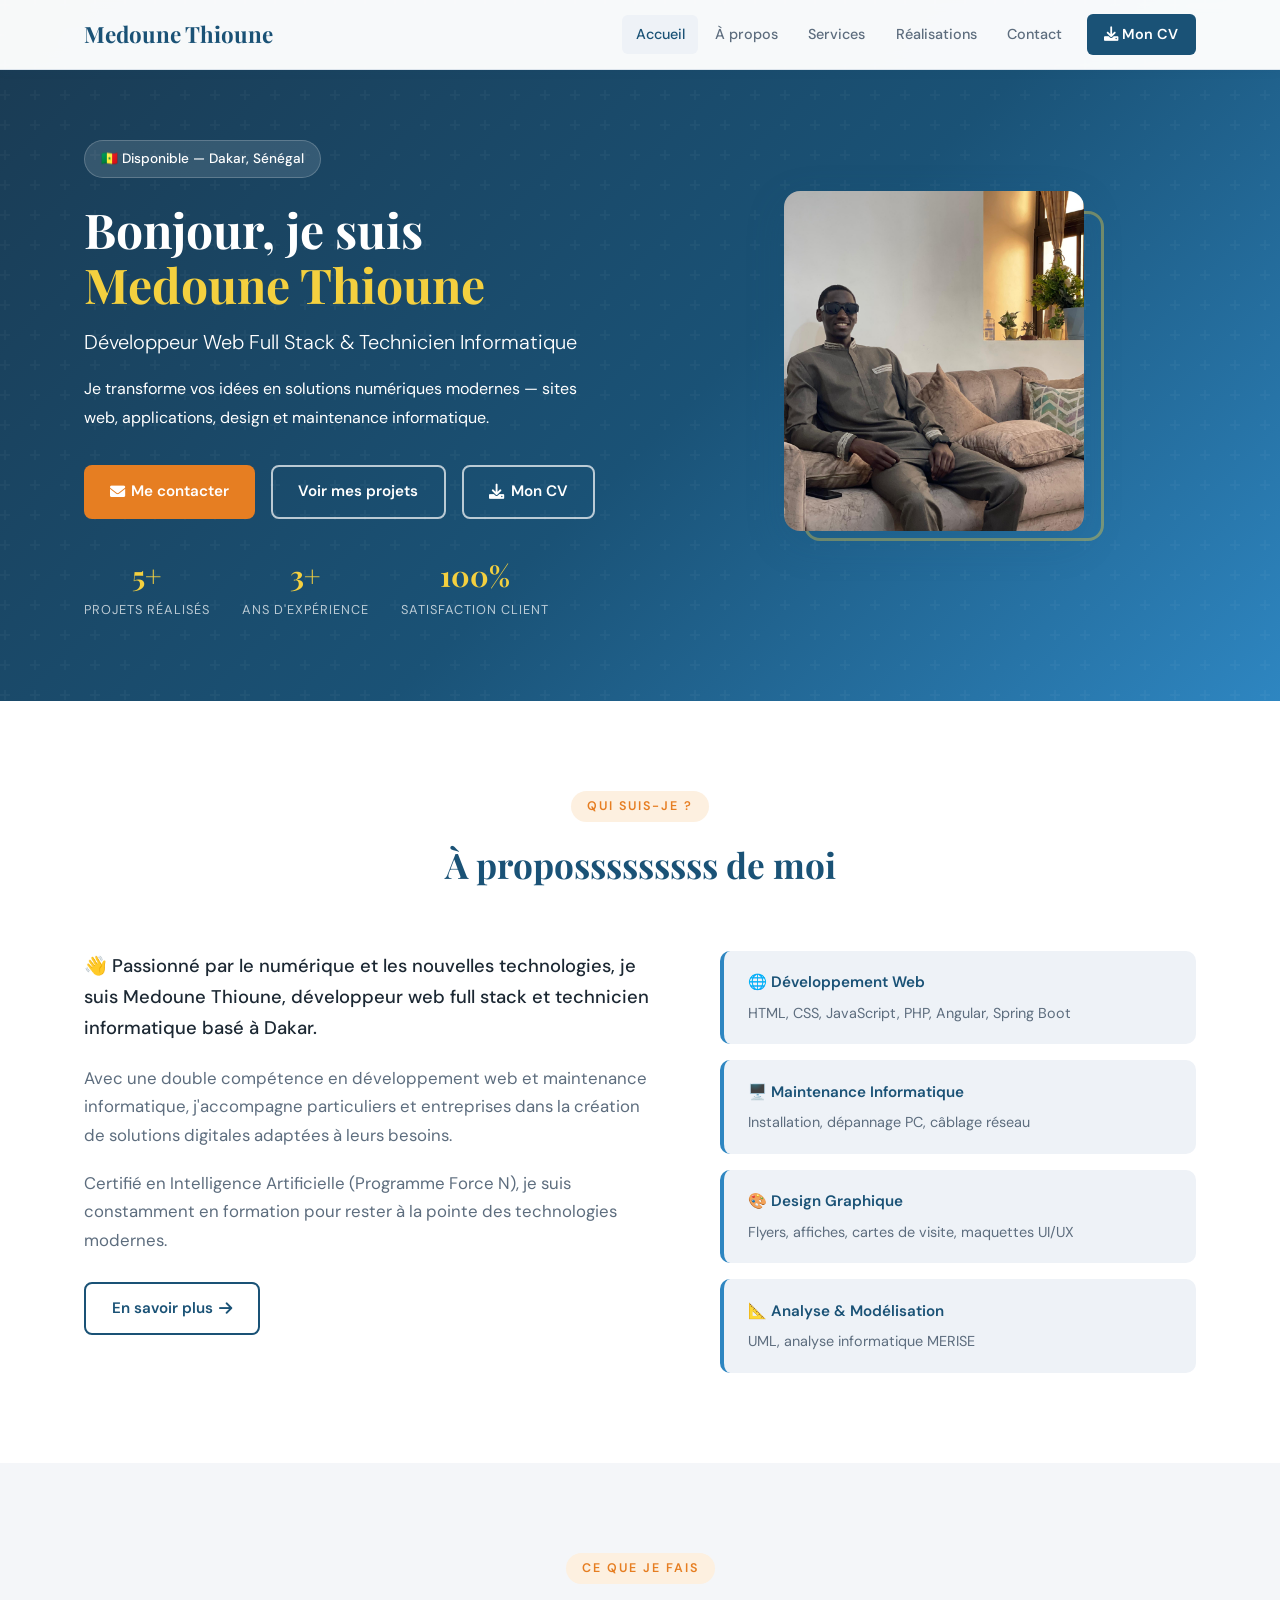
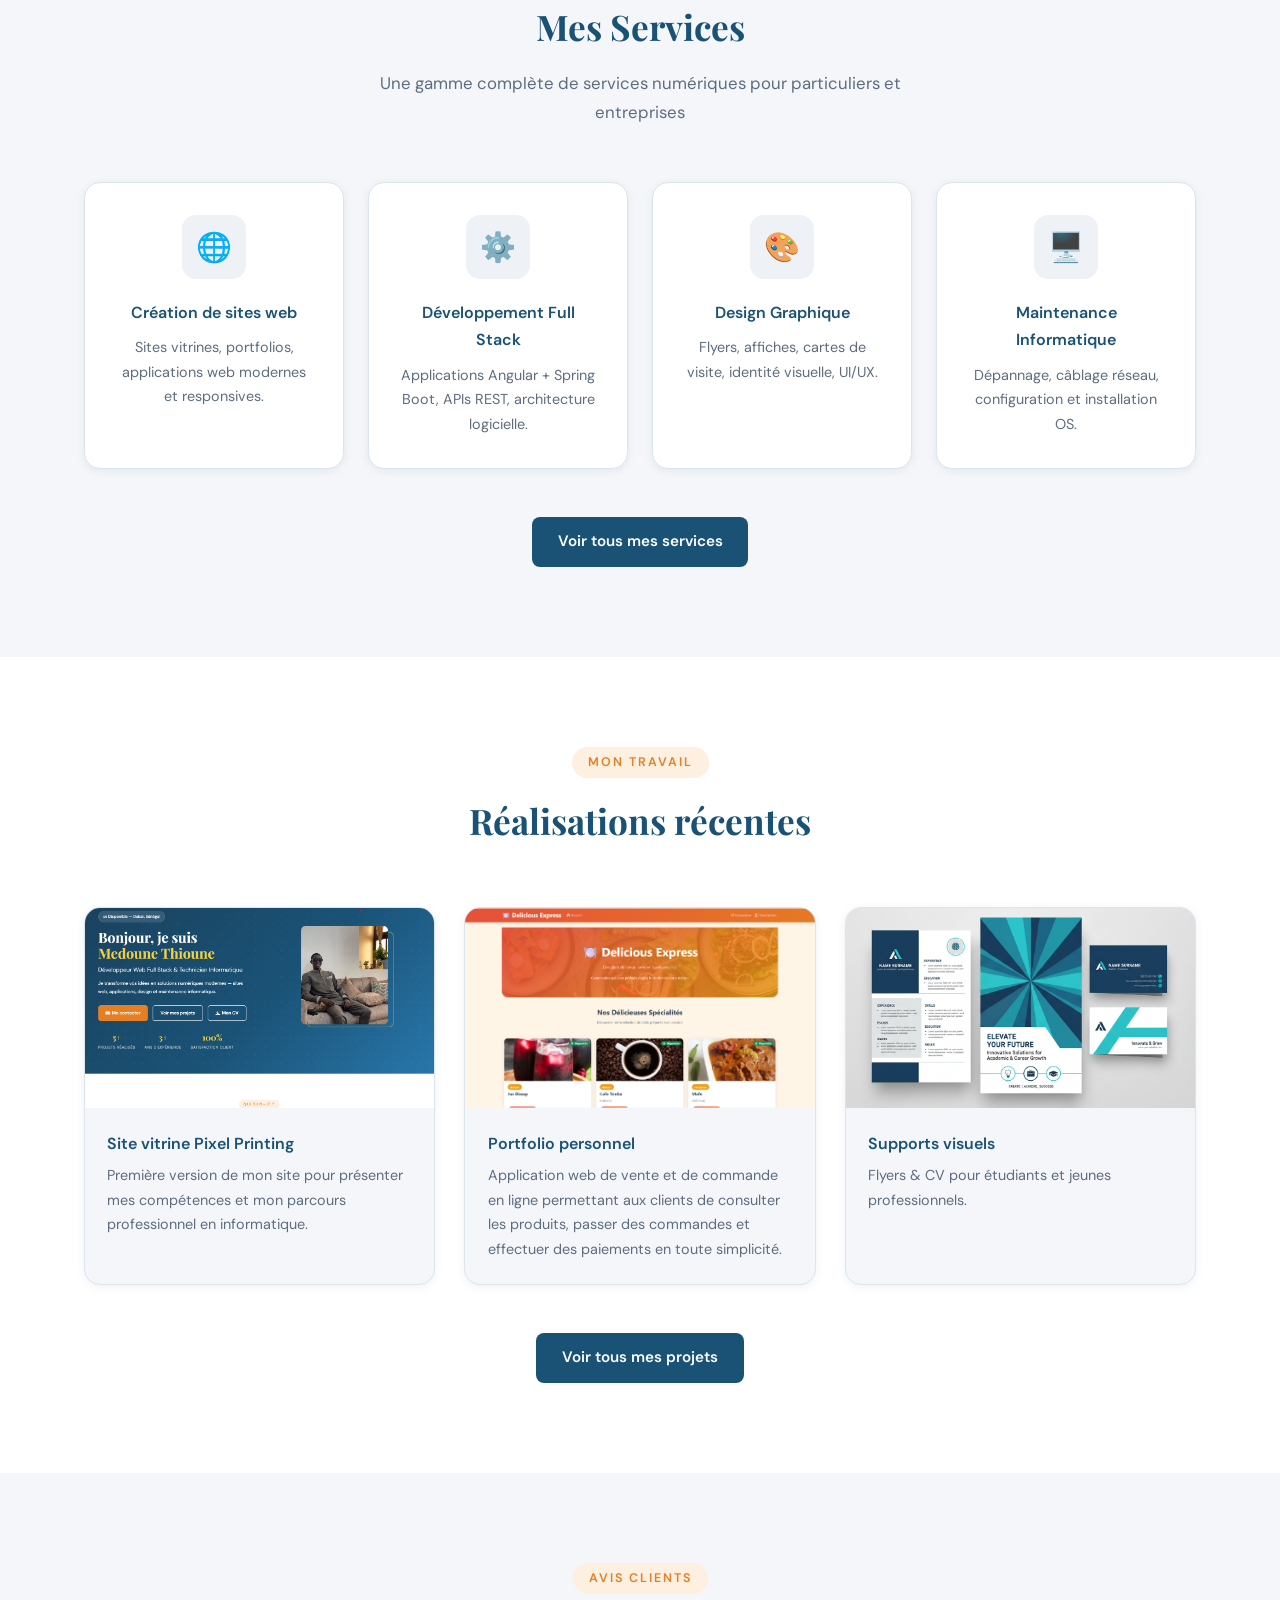
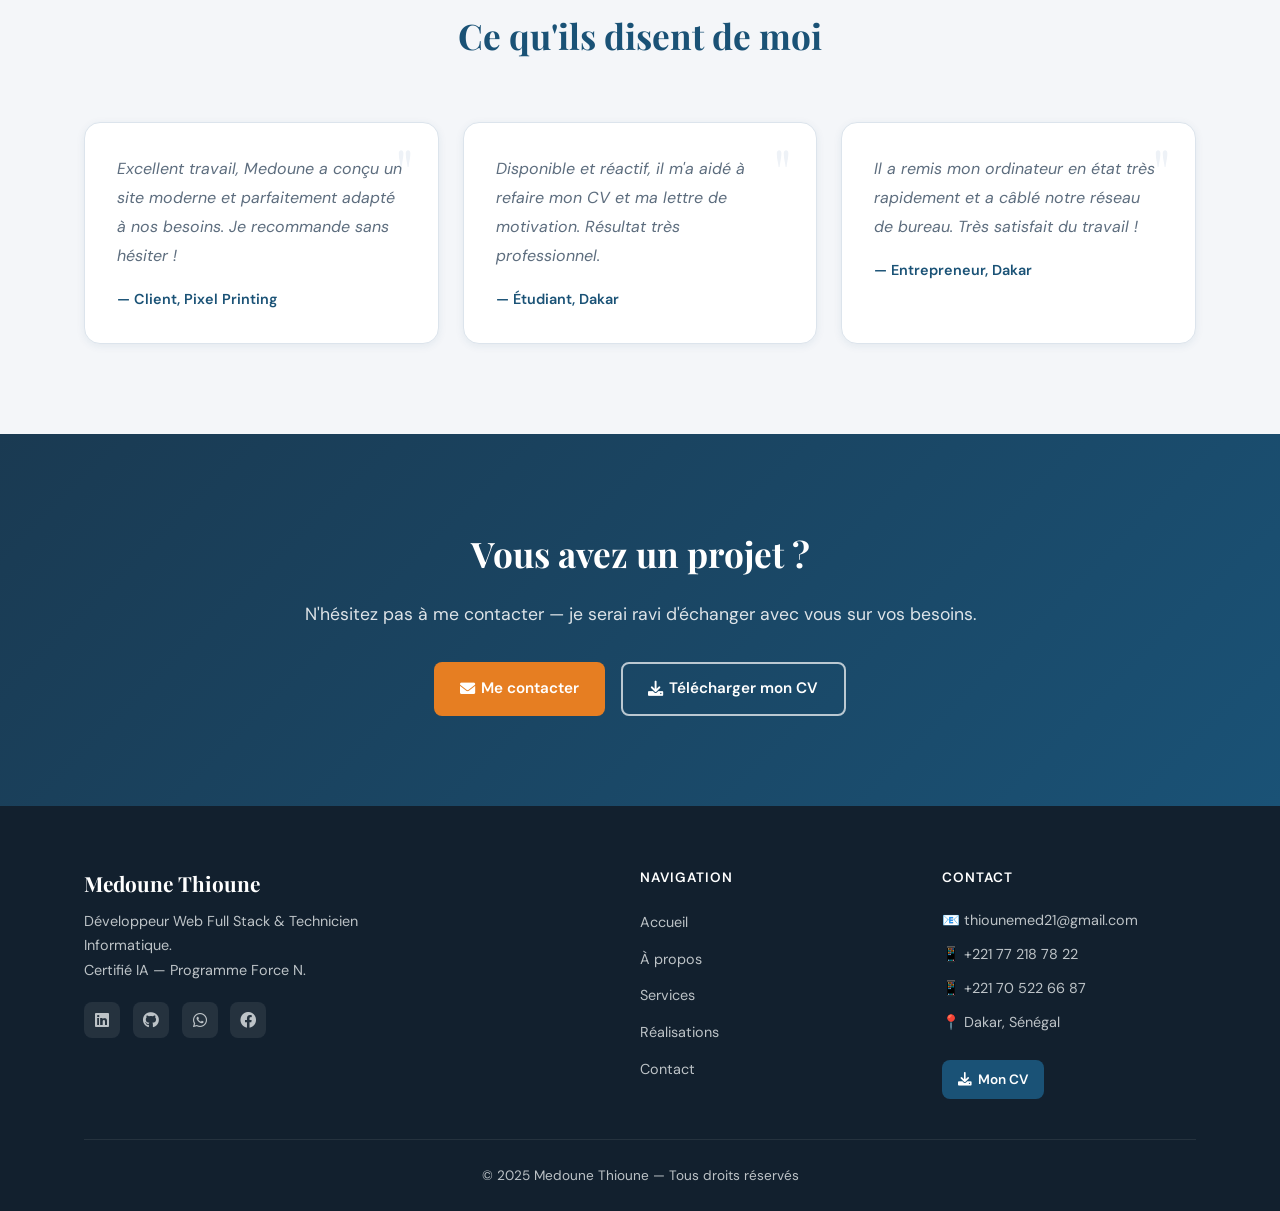
<file: index.html>
<!DOCTYPE html>
<html lang="fr">
<head>
  <meta charset="UTF-8">
  <meta name="viewport" content="width=device-width, initial-scale=1.0">
  <title>Medoune Thioune — Développeur Web & Technicien Informatique</title>
  <link rel="stylesheet" href="css/style.css">
  <link href="https://cdnjs.cloudflare.com/ajax/libs/font-awesome/6.0.0/css/all.min.css" rel="stylesheet">
</head>
<body>

  <!-- NAVBAR -->
  <nav class="navbar">
    <div class="nav-container">
      <div class="nav-logo"><a href="index.html">Medoune Thioune </a></div>
      <div class="nav-menu" id="nav-menu">
        <a href="index.html" class="nav-link active">Accueil</a>
        <a href="about.html" class="nav-link">À propos</a>
        <a href="services.html" class="nav-link">Services</a>
        <a href="projects.html" class="nav-link">Réalisations</a>
        <a href="contact.html" class="nav-link">Contact</a>
        <a href="assets/pdf/cv-medoune-thioune.pdf" class="nav-link cta-button" download><i class="fas fa-download"></i> Mon CV</a>
      </div>
      <div class="hamburger" id="hamburger"><span></span><span></span><span></span></div>
    </div>
  </nav>

  <!-- HERO -->
  <section class="hero">
    <div class="hero-container container">
      <div class="hero-content">
        <div class="hero-badge fade-in">🇸🇳 Disponible — Dakar, Sénégal</div>
        <h1 class="hero-title fade-in">Bonjour, je suis<br><span>Medoune Thioune</span></h1>
        <p class="hero-subtitle fade-in">Développeur Web Full Stack & Technicien Informatique</p>
        <p class="hero-description fade-in">Je transforme vos idées en solutions numériques modernes — sites web, applications, design et maintenance informatique.</p>
        <div class="hero-buttons fade-in">
          <a href="contact.html" class="btn btn-accent"><i class="fas fa-envelope"></i> Me contacter</a>
          <a href="projects.html" class="btn btn-outline">Voir mes projets</a>
          <a href="assets/pdf/cv-medoune-thioune.pdf" class="btn btn-outline" download><i class="fas fa-download"></i> Mon CV</a>
        </div>
        <div class="hero-stats fade-in">
          <div class="stat"><div class="stat-number">5+</div><div class="stat-label">Projets réalisés</div></div>
          <div class="stat"><div class="stat-number">3+</div><div class="stat-label">Ans d'expérience</div></div>
          <div class="stat"><div class="stat-number">100%</div><div class="stat-label">Satisfaction client</div></div>
        </div>
      </div>
      <div class="hero-image fade-in">
        <div class="hero-image-wrapper">
          <img src="assets/images/profil2.jpeg" alt="Medoune Thioune">
        </div>
      </div>
    </div>
  </section>

  <!-- À PROPOS PREVIEW -->
  <section class="about-preview">
    <div class="container">
      <div class="section-header">
        <span class="section-label">Qui suis-je ?</span>
        <h2 class="section-title">À proposssssssss de moi</h2>
      </div>
      <div class="about-content">
        <div class="about-text">
          <p class="lead">👋 Passionné par le numérique et les nouvelles technologies, je suis Medoune Thioune, développeur web full stack et technicien informatique basé à Dakar.</p>
          <p>Avec une double compétence en développement web et maintenance informatique, j'accompagne particuliers et entreprises dans la création de solutions digitales adaptées à leurs besoins.</p>
          <p>Certifié en Intelligence Artificielle (Programme Force N), je suis constamment en formation pour rester à la pointe des technologies modernes.</p>
          <a href="about.html" class="btn btn-outline-dark" style="margin-top:0.5rem">En savoir plus <i class="fas fa-arrow-right"></i></a>
        </div>
        <div class="skills-preview">
          <div class="skill-category"><h3>🌐 Développement Web</h3><p>HTML, CSS, JavaScript, PHP, Angular, Spring Boot</p></div>
          <div class="skill-category"><h3>🖥️ Maintenance Informatique</h3><p>Installation, dépannage PC, câblage réseau</p></div>
          <div class="skill-category"><h3>🎨 Design Graphique</h3><p>Flyers, affiches, cartes de visite, maquettes UI/UX</p></div>
          <div class="skill-category"><h3>📐 Analyse & Modélisation</h3><p>UML, analyse informatique MERISE</p></div>
        </div>
      </div>
    </div>
  </section>

  <!-- SERVICES PREVIEW -->
  <section class="services-preview">
    <div class="container">
      <div class="section-header">
        <span class="section-label">Ce que je fais</span>
        <h2 class="section-title">Mes Services</h2>
        <p class="section-subtitle">Une gamme complète de services numériques pour particuliers et entreprises</p>
      </div>
      <div class="services-grid">
        <div class="service-card">
          <div class="service-icon-wrap">🌐</div>
          <h3>Création de sites web</h3>
          <p>Sites vitrines, portfolios, applications web modernes et responsives.</p>
        </div>
        <div class="service-card">
          <div class="service-icon-wrap">⚙️</div>
          <h3>Développement Full Stack</h3>
          <p>Applications Angular + Spring Boot, APIs REST, architecture logicielle.</p>
        </div>
        <div class="service-card">
          <div class="service-icon-wrap">🎨</div>
          <h3>Design Graphique</h3>
          <p>Flyers, affiches, cartes de visite, identité visuelle, UI/UX.</p>
        </div>
        <div class="service-card">
          <div class="service-icon-wrap">🖥️</div>
          <h3>Maintenance Informatique</h3>
          <p>Dépannage, câblage réseau, configuration et installation OS.</p>
        </div>
      </div>
      <div class="text-center"><a href="services.html" class="btn btn-primary">Voir tous mes services</a></div>
    </div>
  </section>

  <!-- PROJETS PREVIEW -->
  <section class="projects-preview">
    <div class="container">
      <div class="section-header">
        <span class="section-label">Mon Travail</span>
        <h2 class="section-title">Réalisations récentes</h2>
      </div>
      <div class="projects-grid">
        <div class="project-card">
          <div class="project-image"><img src="assets/images/project1.png" alt="Site vitrine Pixel Printing"></div>
          <div class="project-info"><h3>Site vitrine Pixel Printing</h3><p>Première version de mon site pour présenter mes compétences et mon parcours professionnel en informatique.</p></div>
        </div>
        <div class="project-card">
          <div class="project-image"><img src="assets/images/project2.png" alt="Portfolio personnel"></div>
          <div class="project-info"><h3>Portfolio personnel </h3><p>Application web de vente et de commande en ligne permettant aux clients de consulter les produits, passer des commandes et effectuer des paiements en toute simplicité.</p></div>
        </div>
        <div class="project-card">
          <div class="project-image"><img src="assets/images/project3.png" alt="Supports visuels"></div>
          <div class="project-info"><h3>Supports visuels</h3><p>Flyers & CV pour étudiants et jeunes professionnels.</p></div>
        </div>
      </div>
      <div class="text-center"><a href="projects.html" class="btn btn-primary">Voir tous mes projets</a></div>
    </div>
  </section>

  <!-- TÉMOIGNAGES -->
  <section class="testimonials">
    <div class="container">
      <div class="section-header">
        <span class="section-label">Avis clients</span>
        <h2 class="section-title">Ce qu'ils disent de moi</h2>
      </div>
      <div class="testimonials-grid">
        <div class="testimonial">
          <p class="testimonial-text">Excellent travail, Medoune a conçu un site moderne et parfaitement adapté à nos besoins. Je recommande sans hésiter !</p>
          <p class="testimonial-author">— Client, Pixel Printing</p>
        </div>
        <div class="testimonial">
          <p class="testimonial-text">Disponible et réactif, il m'a aidé à refaire mon CV et ma lettre de motivation. Résultat très professionnel.</p>
          <p class="testimonial-author">— Étudiant, Dakar</p>
        </div>
        <div class="testimonial">
          <p class="testimonial-text">Il a remis mon ordinateur en état très rapidement et a câblé notre réseau de bureau. Très satisfait du travail !</p>
          <p class="testimonial-author">— Entrepreneur, Dakar</p>
        </div>
      </div>
    </div>
  </section>

  <!-- CTA -->
  <section class="cta-section">
    <div class="container">
      <h2>Vous avez un projet ?</h2>
      <p>N'hésitez pas à me contacter — je serai ravi d'échanger avec vous sur vos besoins.</p>
      <div class="cta-buttons">
        <a href="contact.html" class="btn btn-accent"><i class="fas fa-envelope"></i> Me contacter</a>
        <a href="assets/pdf/cv-medoune-thioune.pdf" class="btn btn-outline" download><i class="fas fa-download"></i> Télécharger mon CV</a>
      </div>
    </div>
  </section>

  <!-- FOOTER -->
  <footer class="footer">
    <div class="container">
      <div class="footer-content">
        <div class="footer-info">
          <h3>Medoune Thioune</h3>
          <p>Développeur Web Full Stack & Technicien Informatique.<br>Certifié IA — Programme Force N.</p>
          <div class="social-links" style="margin-top:1.2rem">
            <a href="#" title="LinkedIn"><i class="fab fa-linkedin"></i></a>
            <a href="#" title="GitHub"><i class="fab fa-github"></i></a>
            <a href="https://wa.me/+221705226687" target="_blank" title="WhatsApp"><i class="fab fa-whatsapp"></i></a>
            <a href="https://www.facebook.com/Pa Medoune Thioune" target="_blank" title="Facebook"><i class="fab fa-facebook"></i></a>
          </div>
        </div>
        <div class="footer-links">
          <h4>Navigation</h4>
          <ul>
            <li><a href="index.html">Accueil</a></li>
            <li><a href="about.html">À propos</a></li>
            <li><a href="services.html">Services</a></li>
            <li><a href="projects.html">Réalisations</a></li>
            <li><a href="contact.html">Contact</a></li>
          </ul>
        </div>
        <div class="footer-contact">
          <h4>Contact</h4>
          <p>📧 thiounemed21@gmail.com</p>
          <p>📱 +221 77 218 78 22</p>
          <p>📱 +221 70 522 66 87</p>
          <p>📍 Dakar, Sénégal</p>
          <a href="assets/pdf/cv-medoune-thioune.pdf" class="btn btn-primary" style="margin-top:1rem;font-size:0.85rem;padding:0.5rem 1rem" download><i class="fas fa-download"></i> Mon CV</a>
        </div>
      </div>
      <div class="footer-bottom"><p>© 2025 Medoune Thioune — Tous droits réservés</p></div>
    </div>
  </footer>

  <script src="js/script.js"></script>
</body>
</html>
</file>
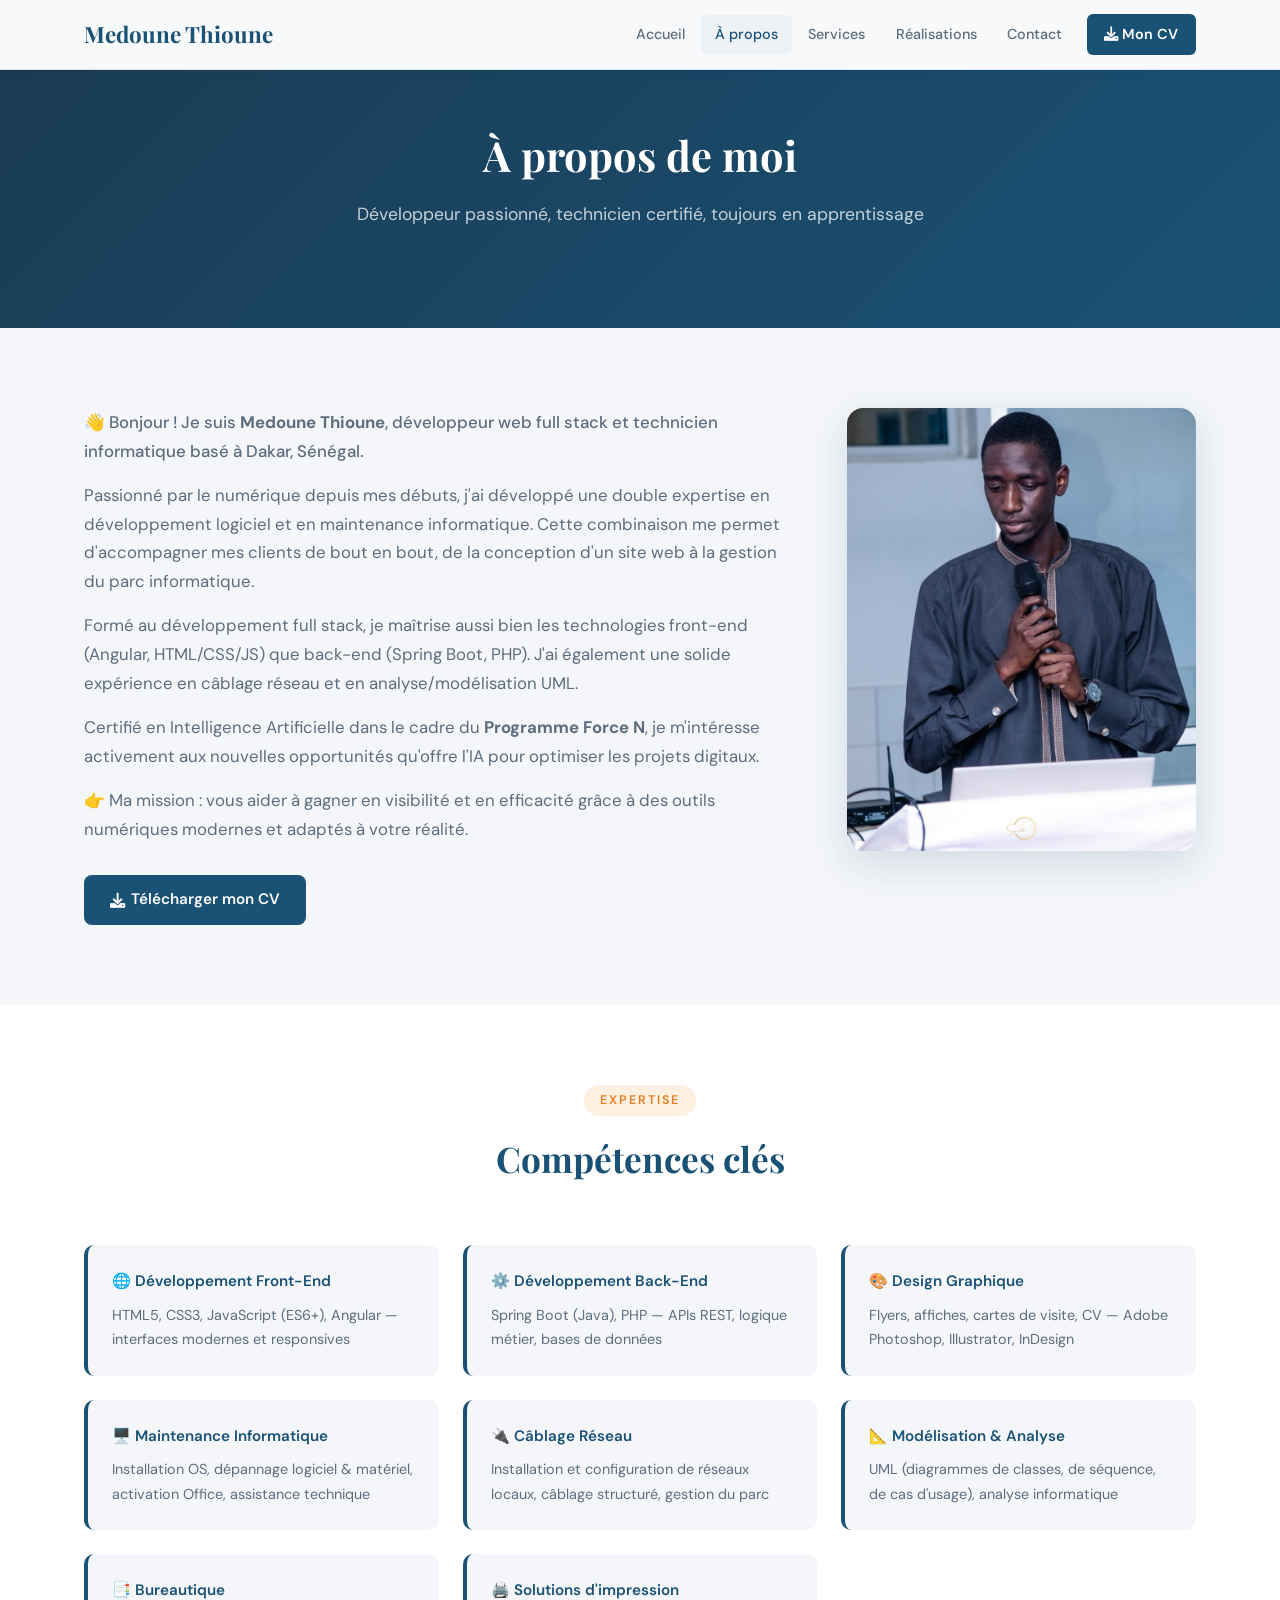
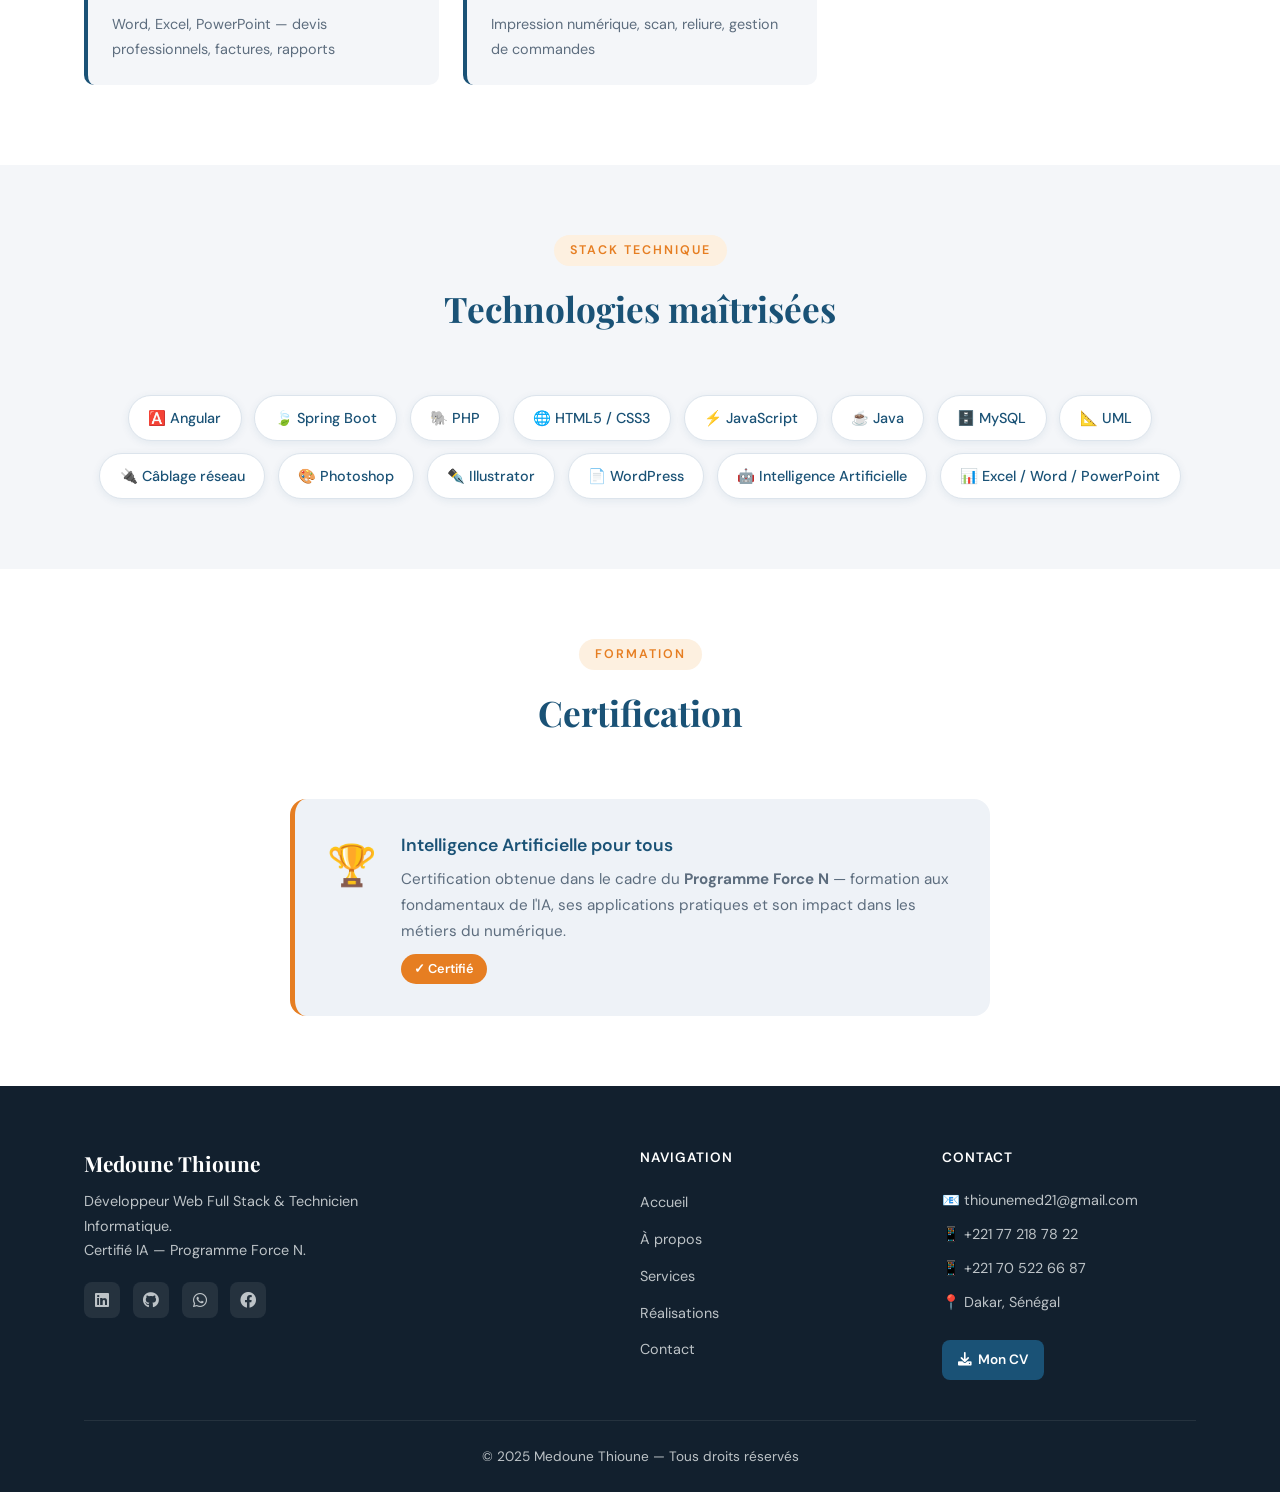
<file: about.html>
<!DOCTYPE html>
<html lang="fr">
<head>
  <meta charset="UTF-8">
  <meta name="viewport" content="width=device-width, initial-scale=1.0">
  <title>À propos — Medoune Thioune</title>
  <link rel="stylesheet" href="css/style.css">
  <link href="https://cdnjs.cloudflare.com/ajax/libs/font-awesome/6.0.0/css/all.min.css" rel="stylesheet">
</head>
<body>
  <nav class="navbar">
    <div class="nav-container">
      <div class="nav-logo"><a href="index.html">Medoune Thioune</a></div>
      <div class="nav-menu" id="nav-menu">
        <a href="index.html" class="nav-link">Accueil</a>
        <a href="about.html" class="nav-link active">À propos</a>
        <a href="services.html" class="nav-link">Services</a>
        <a href="projects.html" class="nav-link">Réalisations</a>
        <a href="contact.html" class="nav-link">Contact</a>
        <a href="assets/pdf/cv-medoune-thioune.pdf" class="nav-link cta-button" download><i class="fas fa-download"></i> Mon CV</a>
      </div>
      <div class="hamburger" id="hamburger"><span></span><span></span><span></span></div>
    </div>
  </nav>

  <section class="page-hero">
    <div class="container">
      <h1 class="page-title">À propos de moi</h1>
      <p class="page-subtitle">Développeur passionné, technicien certifié, toujours en apprentissage</p>
    </div>
  </section>

  <!-- PROFIL -->
  <section class="about-page">
    <div class="container">
      <div class="about-content">
        <div class="about-text">
          <p class="intro-text">👋 Bonjour ! Je suis <strong>Medoune Thioune</strong>, développeur web full stack et technicien informatique basé à Dakar, Sénégal.</p>
          <p>Passionné par le numérique depuis mes débuts, j'ai développé une double expertise en développement logiciel et en maintenance informatique. Cette combinaison me permet d'accompagner mes clients de bout en bout, de la conception d'un site web à la gestion du parc informatique.</p>
          <p>Formé au développement full stack, je maîtrise aussi bien les technologies front-end (Angular, HTML/CSS/JS) que back-end (Spring Boot, PHP). J'ai également une solide expérience en câblage réseau et en analyse/modélisation UML.</p>
          <p>Certifié en Intelligence Artificielle dans le cadre du <strong>Programme Force N</strong>, je m'intéresse activement aux nouvelles opportunités qu'offre l'IA pour optimiser les projets digitaux.</p>
          <p>👉 Ma mission : vous aider à gagner en visibilité et en efficacité grâce à des outils numériques modernes et adaptés à votre réalité.</p>
          <a href="assets/pdf/cv-medoune-thioune.pdf" class="btn btn-primary" style="margin-top:1rem" download><i class="fas fa-download"></i> Télécharger mon CV</a>
        </div>
        <div class="about-image">
          <img src="assets/images/profile.jpeg" alt="Medoune Thioune">
        </div>
      </div>
    </div>
  </section>

  <!-- COMPÉTENCES -->
  <section class="skills-section">
    <div class="container">
      <div class="section-header">
        <span class="section-label">Expertise</span>
        <h2 class="section-title">Compétences clés</h2>
      </div>
      <div class="skills-grid">
        <div class="skill-item"><h3>🌐 Développement Front-End</h3><p>HTML5, CSS3, JavaScript (ES6+), Angular — interfaces modernes et responsives</p></div>
        <div class="skill-item"><h3>⚙️ Développement Back-End</h3><p>Spring Boot (Java), PHP — APIs REST, logique métier, bases de données</p></div>
        <div class="skill-item"><h3>🎨 Design Graphique</h3><p>Flyers, affiches, cartes de visite, CV — Adobe Photoshop, Illustrator, InDesign</p></div>
        <div class="skill-item"><h3>🖥️ Maintenance Informatique</h3><p>Installation OS, dépannage logiciel & matériel, activation Office, assistance technique</p></div>
        <div class="skill-item"><h3>🔌 Câblage Réseau</h3><p>Installation et configuration de réseaux locaux, câblage structuré, gestion du parc</p></div>
        <div class="skill-item"><h3>📐 Modélisation & Analyse</h3><p>UML (diagrammes de classes, de séquence, de cas d'usage), analyse informatique</p></div>
        <div class="skill-item"><h3>📑 Bureautique</h3><p>Word, Excel, PowerPoint — devis professionnels, factures, rapports</p></div>
        <div class="skill-item"><h3>🖨️ Solutions d'impression</h3><p>Impression numérique, scan, reliure, gestion de commandes</p></div>
      </div>
    </div>
  </section>

  <!-- TECHNOLOGIES -->
  <section class="tech-tags-section">
    <div class="container">
      <div class="section-header">
        <span class="section-label">Stack technique</span>
        <h2 class="section-title">Technologies maîtrisées</h2>
      </div>
      <div class="tech-tags">
        <span class="tech-tag-big">🅰️ Angular</span>
        <span class="tech-tag-big">🍃 Spring Boot</span>
        <span class="tech-tag-big">🐘 PHP</span>
        <span class="tech-tag-big">🌐 HTML5 / CSS3</span>
        <span class="tech-tag-big">⚡ JavaScript</span>
        <span class="tech-tag-big">☕ Java</span>
        <span class="tech-tag-big">🗄️ MySQL</span>
        <span class="tech-tag-big">📐 UML</span>
        <span class="tech-tag-big">🔌 Câblage réseau</span>
        <span class="tech-tag-big">🎨 Photoshop</span>
        <span class="tech-tag-big">✒️ Illustrator</span>
        <span class="tech-tag-big">📄 WordPress</span>
        <span class="tech-tag-big">🤖 Intelligence Artificielle</span>
        <span class="tech-tag-big">📊 Excel / Word / PowerPoint</span>
      </div>
    </div>
  </section>

  <!-- CERTIFICATION -->
  <section class="cert-section">
    <div class="container">
      <div class="section-header">
        <span class="section-label">Formation</span>
        <h2 class="section-title">Certification</h2>
      </div>
      <div class="cert-card">
        <div class="cert-icon">🏆</div>
        <div class="cert-info">
          <h3>Intelligence Artificielle pour tous</h3>
          <p>Certification obtenue dans le cadre du <strong>Programme Force N</strong> — formation aux fondamentaux de l'IA, ses applications pratiques et son impact dans les métiers du numérique.</p>
          <span class="cert-badge">✓ Certifié</span>
        </div>
      </div>
    </div>
  </section>

    <footer class="footer">
    <div class="container">
      <div class="footer-content">
        <div class="footer-info">
          <h3>Medoune Thioune</h3>
          <p>Développeur Web Full Stack & Technicien Informatique.<br>Certifié IA — Programme Force N.</p>
          <div class="social-links" style="margin-top:1.2rem">
            <a href="#" title="LinkedIn"><i class="fab fa-linkedin"></i></a>
            <a href="#" title="GitHub"><i class="fab fa-github"></i></a>
            <a href="https://wa.me/+221705226687" target="_blank" title="WhatsApp"><i class="fab fa-whatsapp"></i></a>
            <a href="https://www.facebook.com/Pa Medoune Thioune" target="_blank" title="Facebook"><i class="fab fa-facebook"></i></a>
          </div>
        </div>
        <div class="footer-links">
          <h4>Navigation</h4>
          <ul>
            <li><a href="index.html">Accueil</a></li>
            <li><a href="about.html">À propos</a></li>
            <li><a href="services.html">Services</a></li>
            <li><a href="projects.html">Réalisations</a></li>
            <li><a href="contact.html">Contact</a></li>
          </ul>
        </div>
        <div class="footer-contact">
          <h4>Contact</h4>
          <p>📧 thiounemed21@gmail.com</p>
          <p>📱 +221 77 218 78 22</p>
          <p>📱 +221 70 522 66 87</p>
          <p>📍 Dakar, Sénégal</p>
          <a href="assets/pdf/cv-medoune-thioune.pdf" class="btn btn-primary" style="margin-top:1rem;font-size:0.85rem;padding:0.5rem 1rem" download><i class="fas fa-download"></i> Mon CV</a>
        </div>
      </div>
      <div class="footer-bottom"><p>© 2025 Medoune Thioune — Tous droits réservés</p></div>
    </div>
  </footer>
  <script src="js/script.js"></script>
</body>
</html>
</file>
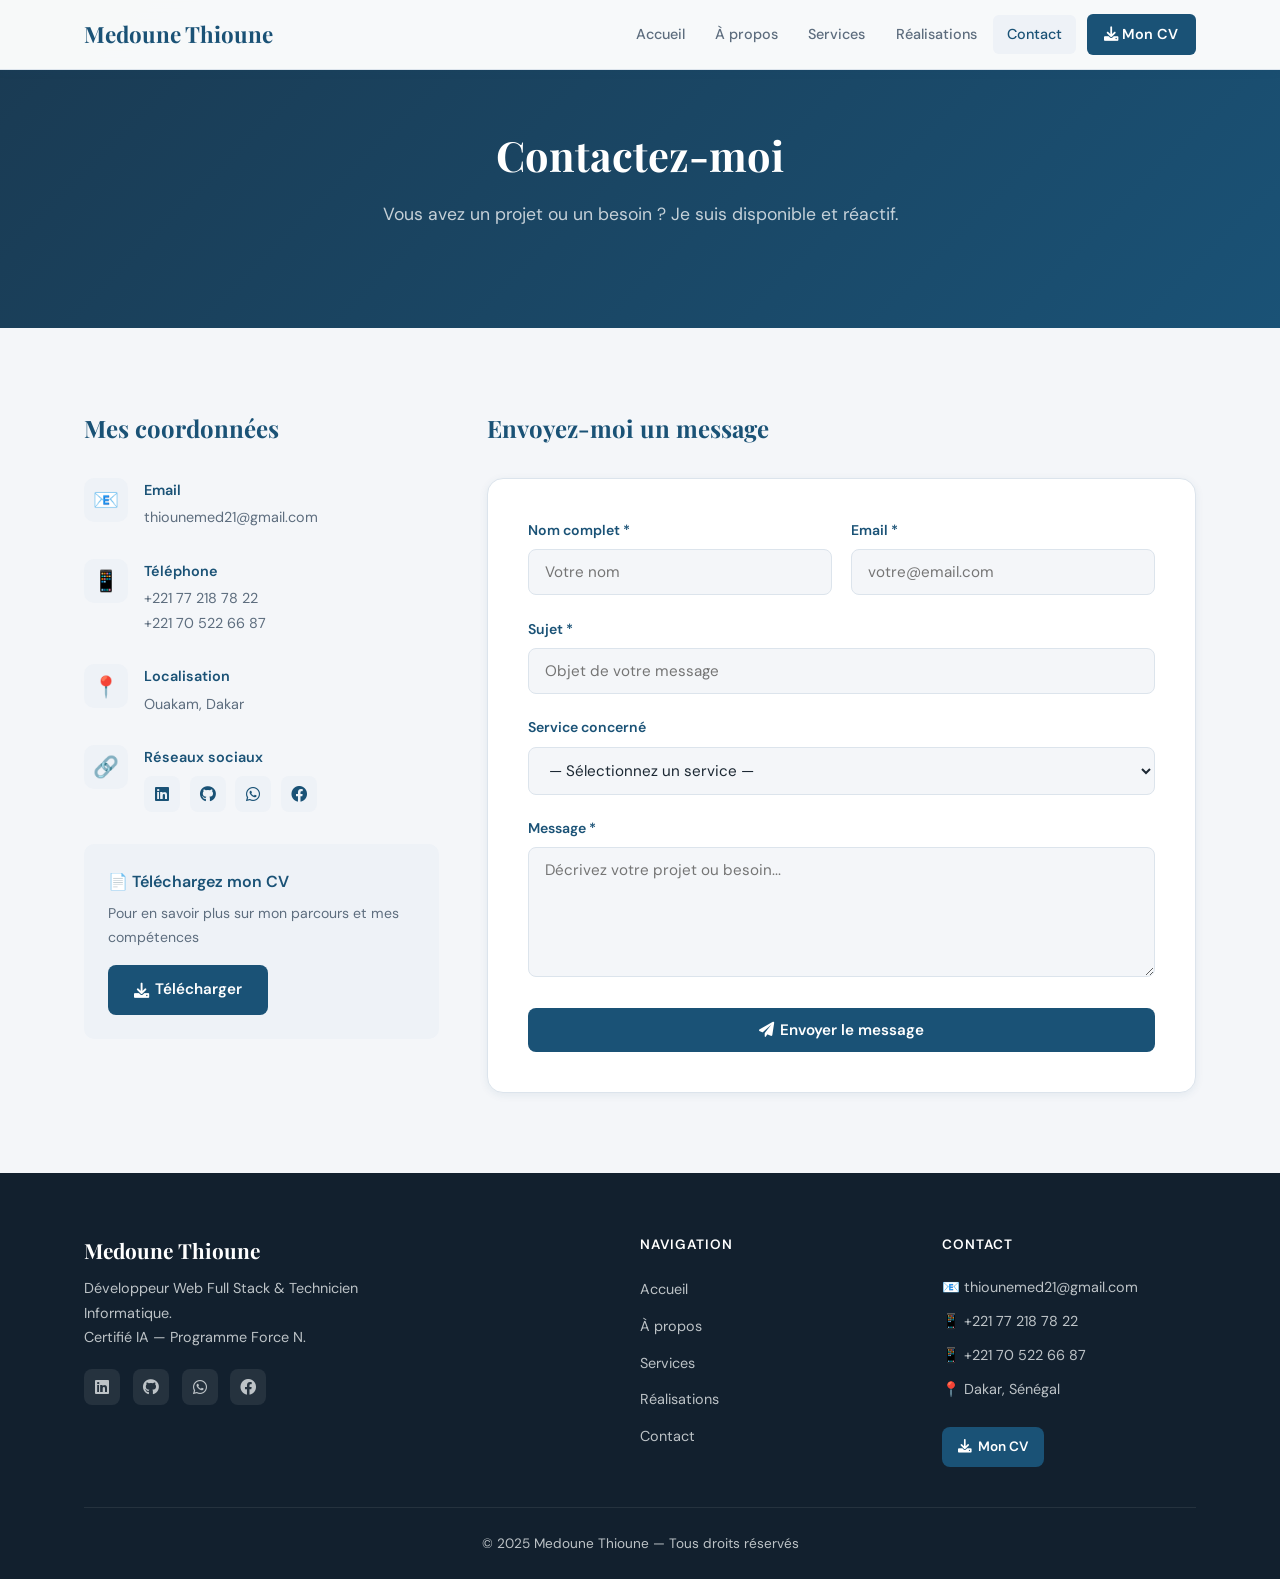
<file: contact.html>
<!DOCTYPE html>
<html lang="fr">
<head>
  <meta charset="UTF-8">
  <meta name="viewport" content="width=device-width, initial-scale=1.0">
  <title>Contact — Medoune Thioune</title>
  <link rel="stylesheet" href="css/style.css">
  <link href="https://cdnjs.cloudflare.com/ajax/libs/font-awesome/6.0.0/css/all.min.css" rel="stylesheet">
</head>
<body>
  <nav class="navbar">
    <div class="nav-container">
      <div class="nav-logo"><a href="index.html">Medoune Thioune</a></div>
      <div class="nav-menu" id="nav-menu">
        <a href="index.html" class="nav-link">Accueil</a>
        <a href="about.html" class="nav-link">À propos</a>
        <a href="services.html" class="nav-link">Services</a>
        <a href="projects.html" class="nav-link">Réalisations</a>
        <a href="contact.html" class="nav-link active">Contact</a>
        <a href="assets/pdf/cv-medoune-thioune.pdf" class="nav-link cta-button" download><i class="fas fa-download"></i> Mon CV</a>
      </div>
      <div class="hamburger" id="hamburger"><span></span><span></span><span></span></div>
    </div>
  </nav>

  <section class="page-hero">
    <div class="container">
      <h1 class="page-title">Contactez-moi</h1>
      <p class="page-subtitle">Vous avez un projet ou un besoin ? Je suis disponible et réactif.</p>
    </div>
  </section>

  <section class="contact-page">
    <div class="container">
      <div class="contact-grid">
        <div class="contact-info">
          <h2>Mes coordonnées</h2>

          <div class="contact-item">
            <div class="contact-icon-wrap">📧</div>
            <div>
              <h3>Email</h3>
              <p>thiounemed21@gmail.com</p>
            </div>
          </div>

          <div class="contact-item">
            <div class="contact-icon-wrap">📱</div>
            <div>
              <h3>Téléphone</h3>
              <p>+221 77 218 78 22</p>
              <p>+221 70 522 66 87</p>

            </div>
          </div>

          <div class="contact-item">
            <div class="contact-icon-wrap">📍</div>
            <div>
              <h3>Localisation</h3>
              <p>Ouakam, Dakar </p>
            </div>
          </div>

          <div class="contact-item">
            <div class="contact-icon-wrap">🔗</div>
            <div>
              <h3>Réseaux sociaux</h3>
              <div class="contact-social">
                <a href="#" title="LinkedIn"><i class="fab fa-linkedin"></i></a>
                <a href="#" title="GitHub"><i class="fab fa-github"></i></a>
                <a href="https://wa.me/+221705226687" target="_blank" title="WhatsApp"><i class="fab fa-whatsapp"></i></a>
                <a href="#" title="Facebook"><i class="fab fa-facebook"></i></a>
              </div>
            </div>
          </div>

          <div class="cv-box">
            <h3>📄 Téléchargez mon CV</h3>
            <p>Pour en savoir plus sur mon parcours et mes compétences</p>
            <a href="assets/pdf/cv-medoune-thioune.pdf" class="btn btn-primary" download><i class="fas fa-download"></i> Télécharger</a>
          </div>
        </div>

        <div class="contact-form-wrap">
          <h2>Envoyez-moi un message</h2>
          <div class="contact-form">
            <form id="contactForm" novalidate>
              <div class="form-row">
                <div class="form-group">
                  <label for="name">Nom complet *</label>
                  <input type="text" id="name" name="name" placeholder="Votre nom" required>
                </div>
                <div class="form-group">
                  <label for="email">Email *</label>
                  <input type="email" id="email" name="email" placeholder="votre@email.com" required>
                </div>
              </div>
              <div class="form-group">
                <label for="subject">Sujet *</label>
                <input type="text" id="subject" name="subject" placeholder="Objet de votre message" required>
              </div>
              <div class="form-group">
                <label for="service">Service concerné</label>
                <select id="service" name="service">
                  <option value="">— Sélectionnez un service —</option>
                  <option value="Création de site web">Création de site web</option>
                  <option value="fullstack">Développement Full Stack (Angular / Spring Boot)</option>
                  <option value="design">Design graphique</option>
                  <option value="maintenance">Maintenance informatique</option>
                  <option value="reseau">Câblage & Réseaux</option>
                  <option value="impression">Bureautique & Impression</option>
                  <option value="autre">Autre</option>
                </select>
              </div>
              <div class="form-group">
                <label for="message">Message *</label>
                <textarea id="message" name="message" rows="5" placeholder="Décrivez votre projet ou besoin..." required></textarea>
              </div>
              <button type="submit" class="btn btn-primary" style="width:100%;justify-content:center"><i class="fas fa-paper-plane"></i> Envoyer le message</button>
            </form>
          </div>
        </div>
      </div>
    </div>
  </section>

  <footer class="footer">
    <div class="container">
      <div class="footer-content">
        <div class="footer-info">
          <h3>Medoune Thioune</h3>
          <p>Développeur Web Full Stack & Technicien Informatique.<br>Certifié IA — Programme Force N.</p>
          <div class="social-links" style="margin-top:1.2rem">
            <a href="#" title="LinkedIn"><i class="fab fa-linkedin"></i></a>
            <a href="#" title="GitHub"><i class="fab fa-github"></i></a>
            <a href="https://wa.me/+221705226687" target="_blank" title="WhatsApp"><i class="fab fa-whatsapp"></i></a>
            <a href="https://www.facebook.com/Pa Medoune Thioune" target="_blank" title="Facebook"><i class="fab fa-facebook"></i></a>
          </div>
        </div>
        <div class="footer-links">
          <h4>Navigation</h4>
          <ul>
            <li><a href="index.html">Accueil</a></li>
            <li><a href="about.html">À propos</a></li>
            <li><a href="services.html">Services</a></li>
            <li><a href="projects.html">Réalisations</a></li>
            <li><a href="contact.html">Contact</a></li>
          </ul>
        </div>
        <div class="footer-contact">
          <h4>Contact</h4>
          <p>📧 thiounemed21@gmail.com</p>
          <p>📱 +221 77 218 78 22</p>
          <p>📱 +221 70 522 66 87</p>
          <p>📍 Dakar, Sénégal</p>
          <a href="assets/pdf/cv-medoune-thioune.pdf" class="btn btn-primary" style="margin-top:1rem;font-size:0.85rem;padding:0.5rem 1rem" download><i class="fas fa-download"></i> Mon CV</a>
        </div>
      </div>
      <div class="footer-bottom"><p>© 2025 Medoune Thioune — Tous droits réservés</p></div>
    </div>
  </footer>
  <script src="js/contact.js"></script>
  <script src="js/script.js"></script>
</body>
</html>
</file>
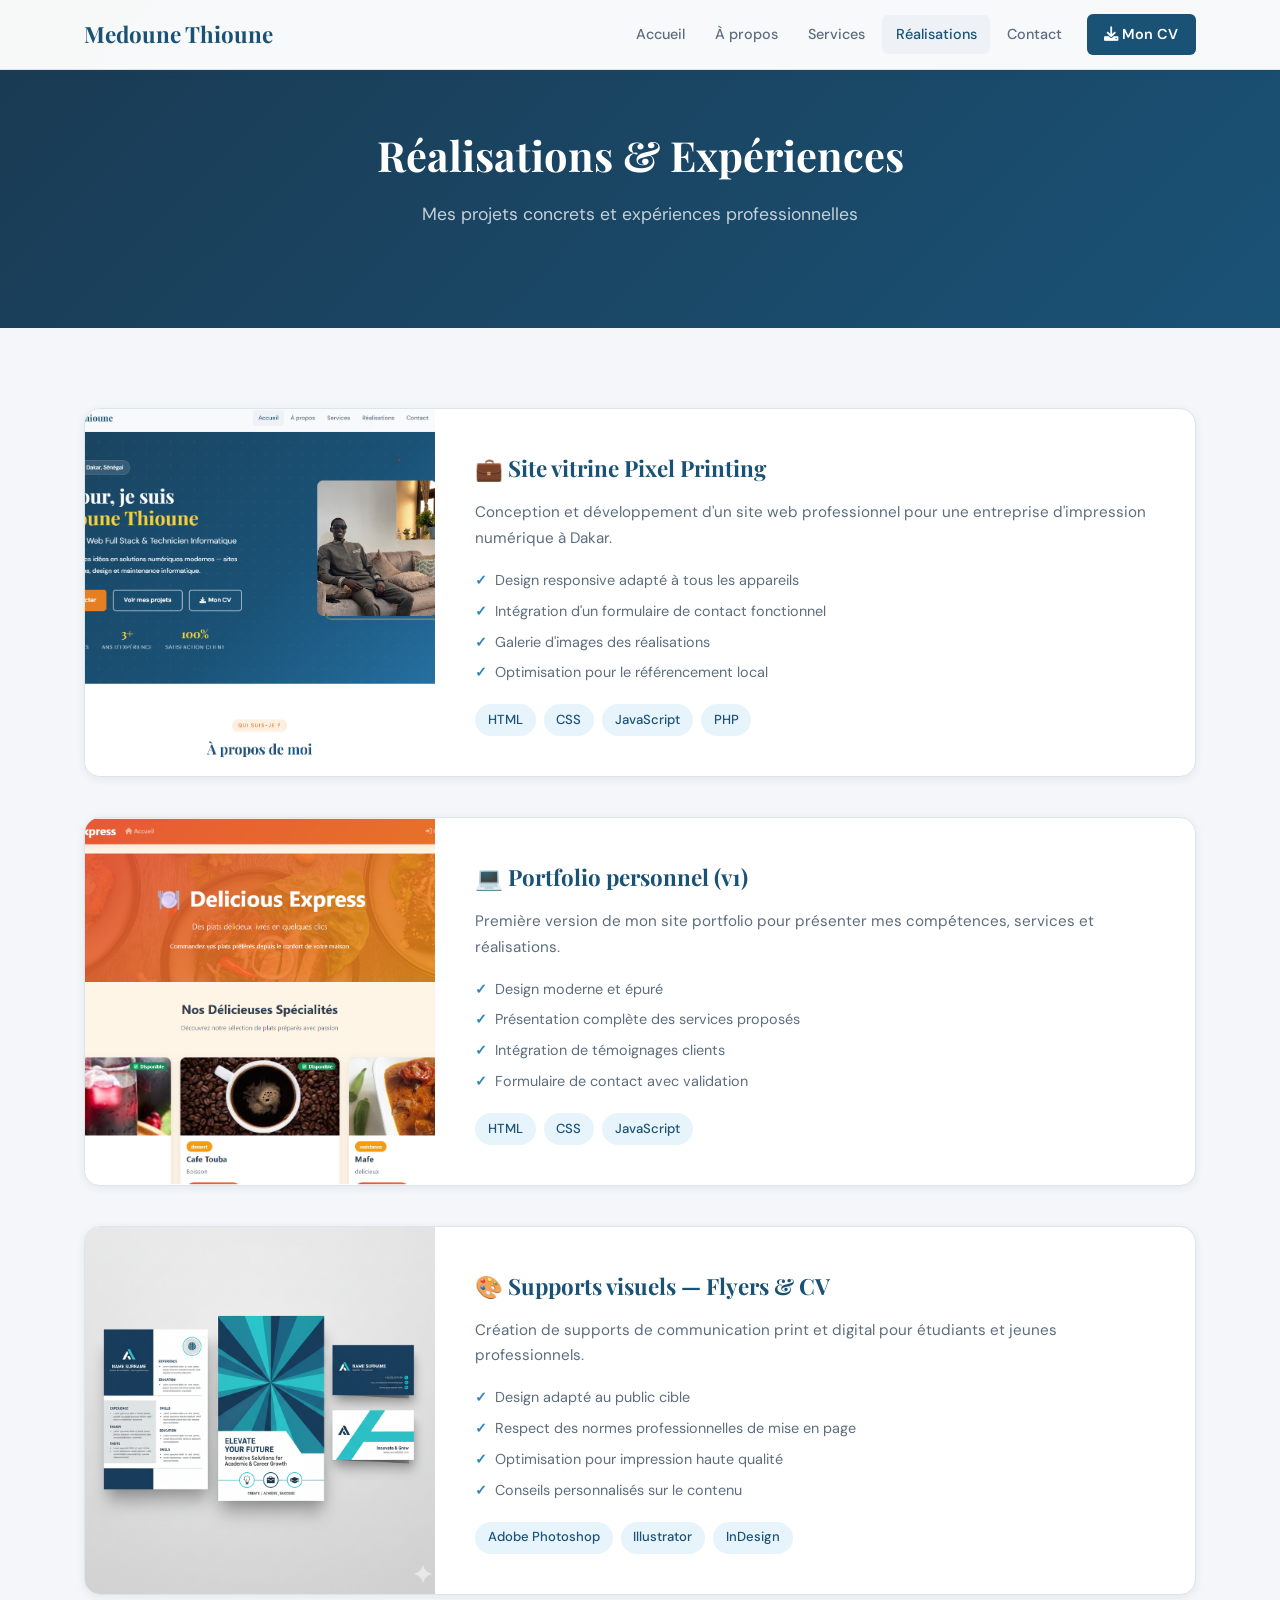
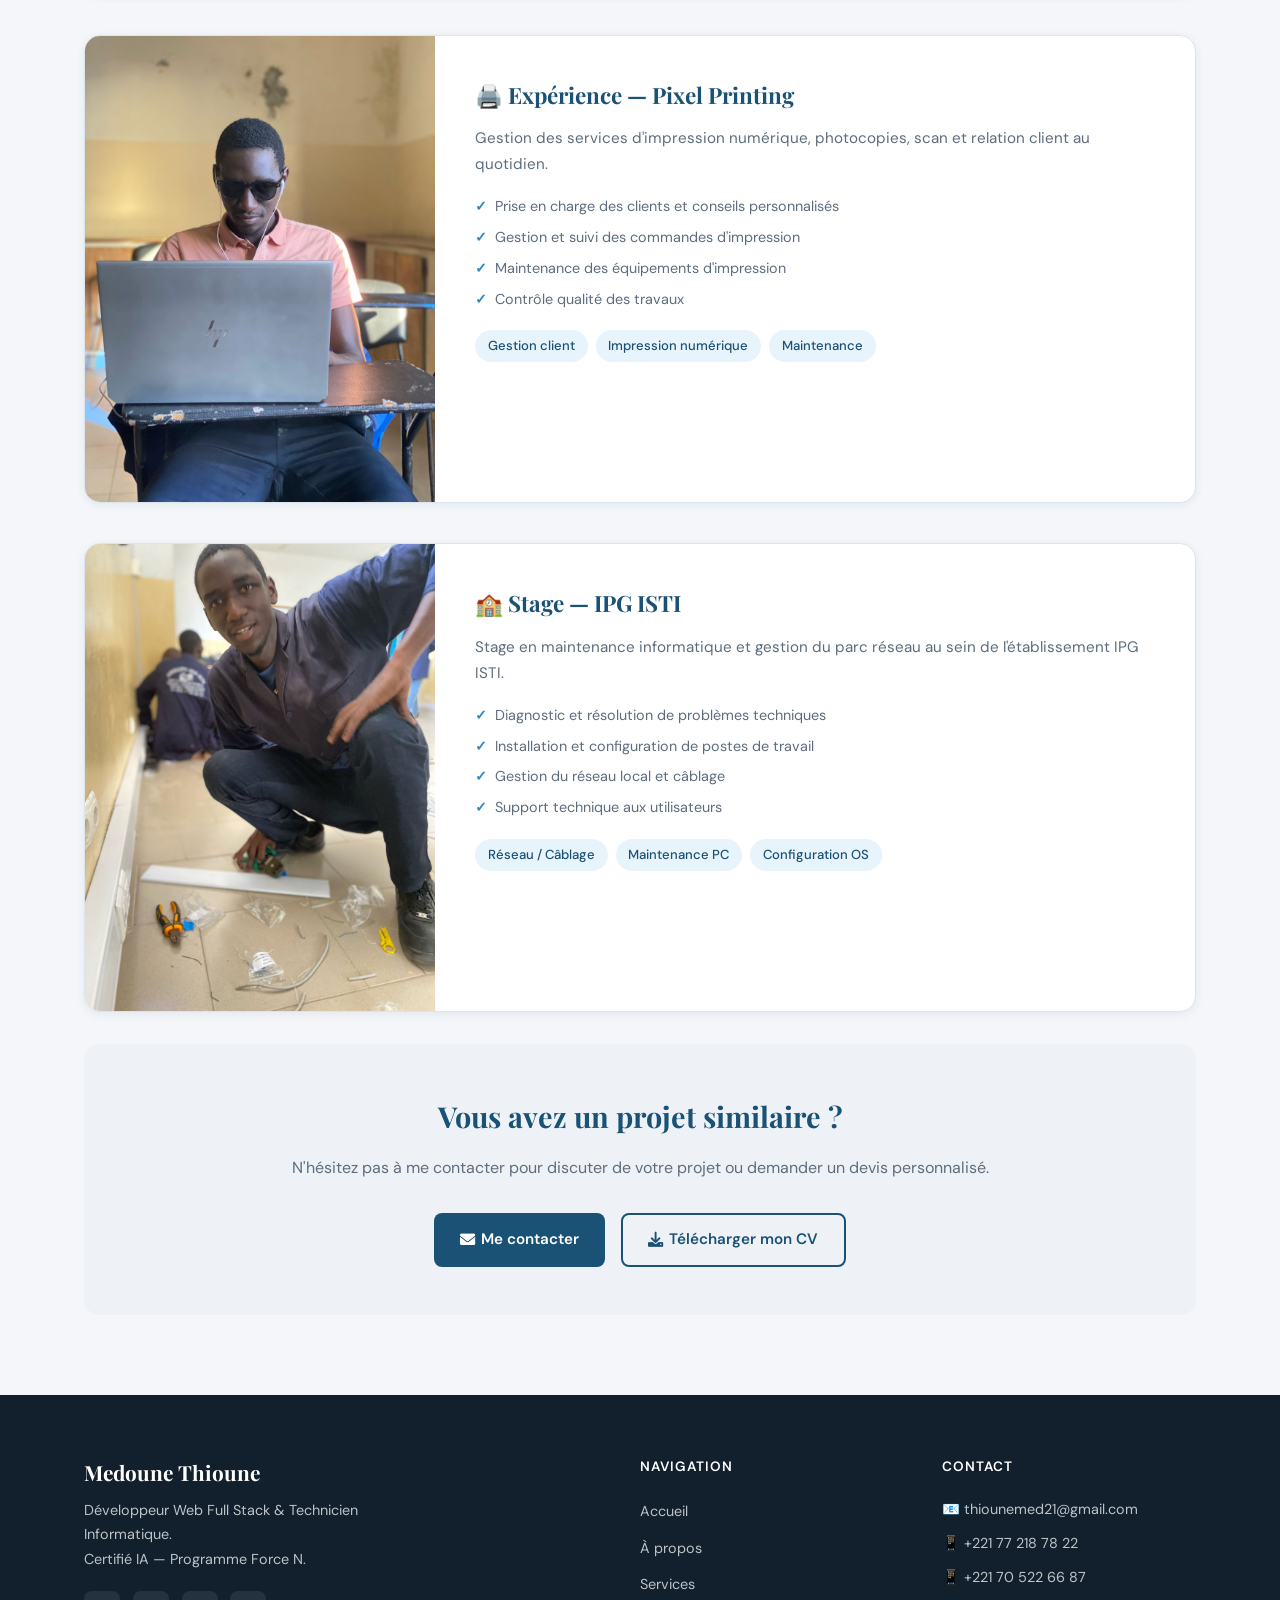
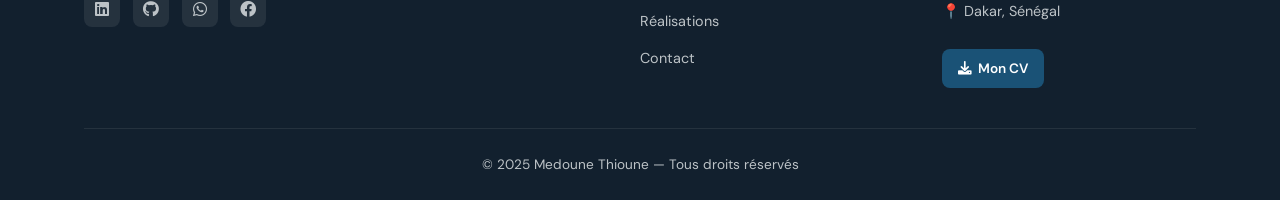
<file: projects.html>
<!DOCTYPE html>
<html lang="fr">
<head>
  <meta charset="UTF-8">
  <meta name="viewport" content="width=device-width, initial-scale=1.0">
  <title>Réalisations — Medoune Thioune</title>
  <link rel="stylesheet" href="css/style.css">
  <link href="https://cdnjs.cloudflare.com/ajax/libs/font-awesome/6.0.0/css/all.min.css" rel="stylesheet">
</head>
<body>
  <nav class="navbar">
    <div class="nav-container">
      <div class="nav-logo"><a href="index.html">Medoune Thioune</a></div>
      <div class="nav-menu" id="nav-menu">
        <a href="index.html" class="nav-link">Accueil</a>
        <a href="about.html" class="nav-link">À propos</a>
        <a href="services.html" class="nav-link">Services</a>
        <a href="projects.html" class="nav-link active">Réalisations</a>
        <a href="contact.html" class="nav-link">Contact</a>
        <a href="assets/pdf/cv-medoune-thioune.pdf" class="nav-link cta-button" download><i class="fas fa-download"></i> Mon CV</a>
      </div>
      <div class="hamburger" id="hamburger"><span></span><span></span><span></span></div>
    </div>
  </nav>

  <section class="page-hero">
    <div class="container">
      <h1 class="page-title">Réalisations & Expériences</h1>
      <p class="page-subtitle">Mes projets concrets et expériences professionnelles</p>
    </div>
  </section>

  <section class="projects-page">
    <div class="container">
      <div class="projects-detailed">

        <div class="project-detail">
          <div class="project-image"><img src="assets/images/project1.png" alt="Site vitrine Pixel Printing"></div>
          <div class="project-info">
            <h2>💼 Site vitrine Pixel Printing</h2>
            <p>Conception et développement d'un site web professionnel pour une entreprise d'impression numérique à Dakar.</p>
            <ul>
              <li>Design responsive adapté à tous les appareils</li>
              <li>Intégration d'un formulaire de contact fonctionnel</li>
              <li>Galerie d'images des réalisations</li>
              <li>Optimisation pour le référencement local</li>
            </ul>
            <div class="project-tech">
              <span class="tech-tag">HTML</span>
              <span class="tech-tag">CSS</span>
              <span class="tech-tag">JavaScript</span>
              <span class="tech-tag">PHP</span>
            </div>
          </div>
        </div>

        <div class="project-detail">
          <div class="project-image"><img src="assets/images/project2.png" alt="Portfolio personnel"></div>
          <div class="project-info">
            <h2>💻 Portfolio personnel (v1)</h2>
            <p>Première version de mon site portfolio pour présenter mes compétences, services et réalisations.</p>
            <ul>
              <li>Design moderne et épuré</li>
              <li>Présentation complète des services proposés</li>
              <li>Intégration de témoignages clients</li>
              <li>Formulaire de contact avec validation</li>
            </ul>
            <div class="project-tech">
              <span class="tech-tag">HTML</span>
              <span class="tech-tag">CSS</span>
              <span class="tech-tag">JavaScript</span>
            </div>
          </div>
        </div>

        <div class="project-detail">
          <div class="project-image"><img src="assets/images/project3.png" alt="Supports visuels"></div>
          <div class="project-info">
            <h2>🎨 Supports visuels — Flyers & CV</h2>
            <p>Création de supports de communication print et digital pour étudiants et jeunes professionnels.</p>
            <ul>
              <li>Design adapté au public cible</li>
              <li>Respect des normes professionnelles de mise en page</li>
              <li>Optimisation pour impression haute qualité</li>
              <li>Conseils personnalisés sur le contenu</li>
            </ul>
            <div class="project-tech">
              <span class="tech-tag">Adobe Photoshop</span>
              <span class="tech-tag">Illustrator</span>
              <span class="tech-tag">InDesign</span>
            </div>
          </div>
        </div>

        <div class="project-detail">
          <div class="project-image"><img src="assets/images/project4.jpeg" alt="Expérience Pixel Printing"></div>
          <div class="project-info">
            <h2>🖨️ Expérience — Pixel Printing</h2>
            <p>Gestion des services d'impression numérique, photocopies, scan et relation client au quotidien.</p>
            <ul>
              <li>Prise en charge des clients et conseils personnalisés</li>
              <li>Gestion et suivi des commandes d'impression</li>
              <li>Maintenance des équipements d'impression</li>
              <li>Contrôle qualité des travaux</li>
            </ul>
            <div class="project-tech">
              <span class="tech-tag">Gestion client</span>
              <span class="tech-tag">Impression numérique</span>
              <span class="tech-tag">Maintenance</span>
            </div>
          </div>
        </div>

        <div class="project-detail">
          <div class="project-image"><img src="assets/images/project5.jpeg" alt="Stage IPG ISTI"></div>
          <div class="project-info">
            <h2>🏫 Stage — IPG ISTI</h2>
            <p>Stage en maintenance informatique et gestion du parc réseau au sein de l'établissement IPG ISTI.</p>
            <ul>
              <li>Diagnostic et résolution de problèmes techniques</li>
              <li>Installation et configuration de postes de travail</li>
              <li>Gestion du réseau local et câblage</li>
              <li>Support technique aux utilisateurs</li>
            </ul>
            <div class="project-tech">
              <span class="tech-tag">Réseau / Câblage</span>
              <span class="tech-tag">Maintenance PC</span>
              <span class="tech-tag">Configuration OS</span>
            </div>
          </div>
        </div>

      </div>

      <div class="projects-cta">
        <h2>Vous avez un projet similaire ?</h2>
        <p>N'hésitez pas à me contacter pour discuter de votre projet ou demander un devis personnalisé.</p>
        <div class="cta-buttons" style="display:flex;gap:1rem;justify-content:center;flex-wrap:wrap">
          <a href="contact.html" class="btn btn-primary"><i class="fas fa-envelope"></i> Me contacter</a>
          <a href="assets/pdf/cv-medoune-thioune.pdf" class="btn btn-outline-dark" download><i class="fas fa-download"></i> Télécharger mon CV</a>
        </div>
      </div>
    </div>
  </section>

   <footer class="footer">
    <div class="container">
      <div class="footer-content">
        <div class="footer-info">
          <h3>Medoune Thioune</h3>
          <p>Développeur Web Full Stack & Technicien Informatique.<br>Certifié IA — Programme Force N.</p>
          <div class="social-links" style="margin-top:1.2rem">
            <a href="#" title="LinkedIn"><i class="fab fa-linkedin"></i></a>
            <a href="#" title="GitHub"><i class="fab fa-github"></i></a>
            <a href="https://wa.me/+221705226687" target="_blank" title="WhatsApp"><i class="fab fa-whatsapp"></i></a>
            <a href="https://www.facebook.com/Pa Medoune Thioune" target="_blank" title="Facebook"><i class="fab fa-facebook"></i></a>
          </div>
        </div>
        <div class="footer-links">
          <h4>Navigation</h4>
          <ul>
            <li><a href="index.html">Accueil</a></li>
            <li><a href="about.html">À propos</a></li>
            <li><a href="services.html">Services</a></li>
            <li><a href="projects.html">Réalisations</a></li>
            <li><a href="contact.html">Contact</a></li>
          </ul>
        </div>
        <div class="footer-contact">
          <h4>Contact</h4>
          <p>📧 thiounemed21@gmail.com</p>
          <p>📱 +221 77 218 78 22</p>
          <p>📱 +221 70 522 66 87</p>
          <p>📍 Dakar, Sénégal</p>
          <a href="assets/pdf/cv-medoune-thioune.pdf" class="btn btn-primary" style="margin-top:1rem;font-size:0.85rem;padding:0.5rem 1rem" download><i class="fas fa-download"></i> Mon CV</a>
        </div>
      </div>
      <div class="footer-bottom"><p>© 2025 Medoune Thioune — Tous droits réservés</p></div>
    </div>
  </footer>
  <script src="js/script.js"></script>
</body>
</html>
</file>
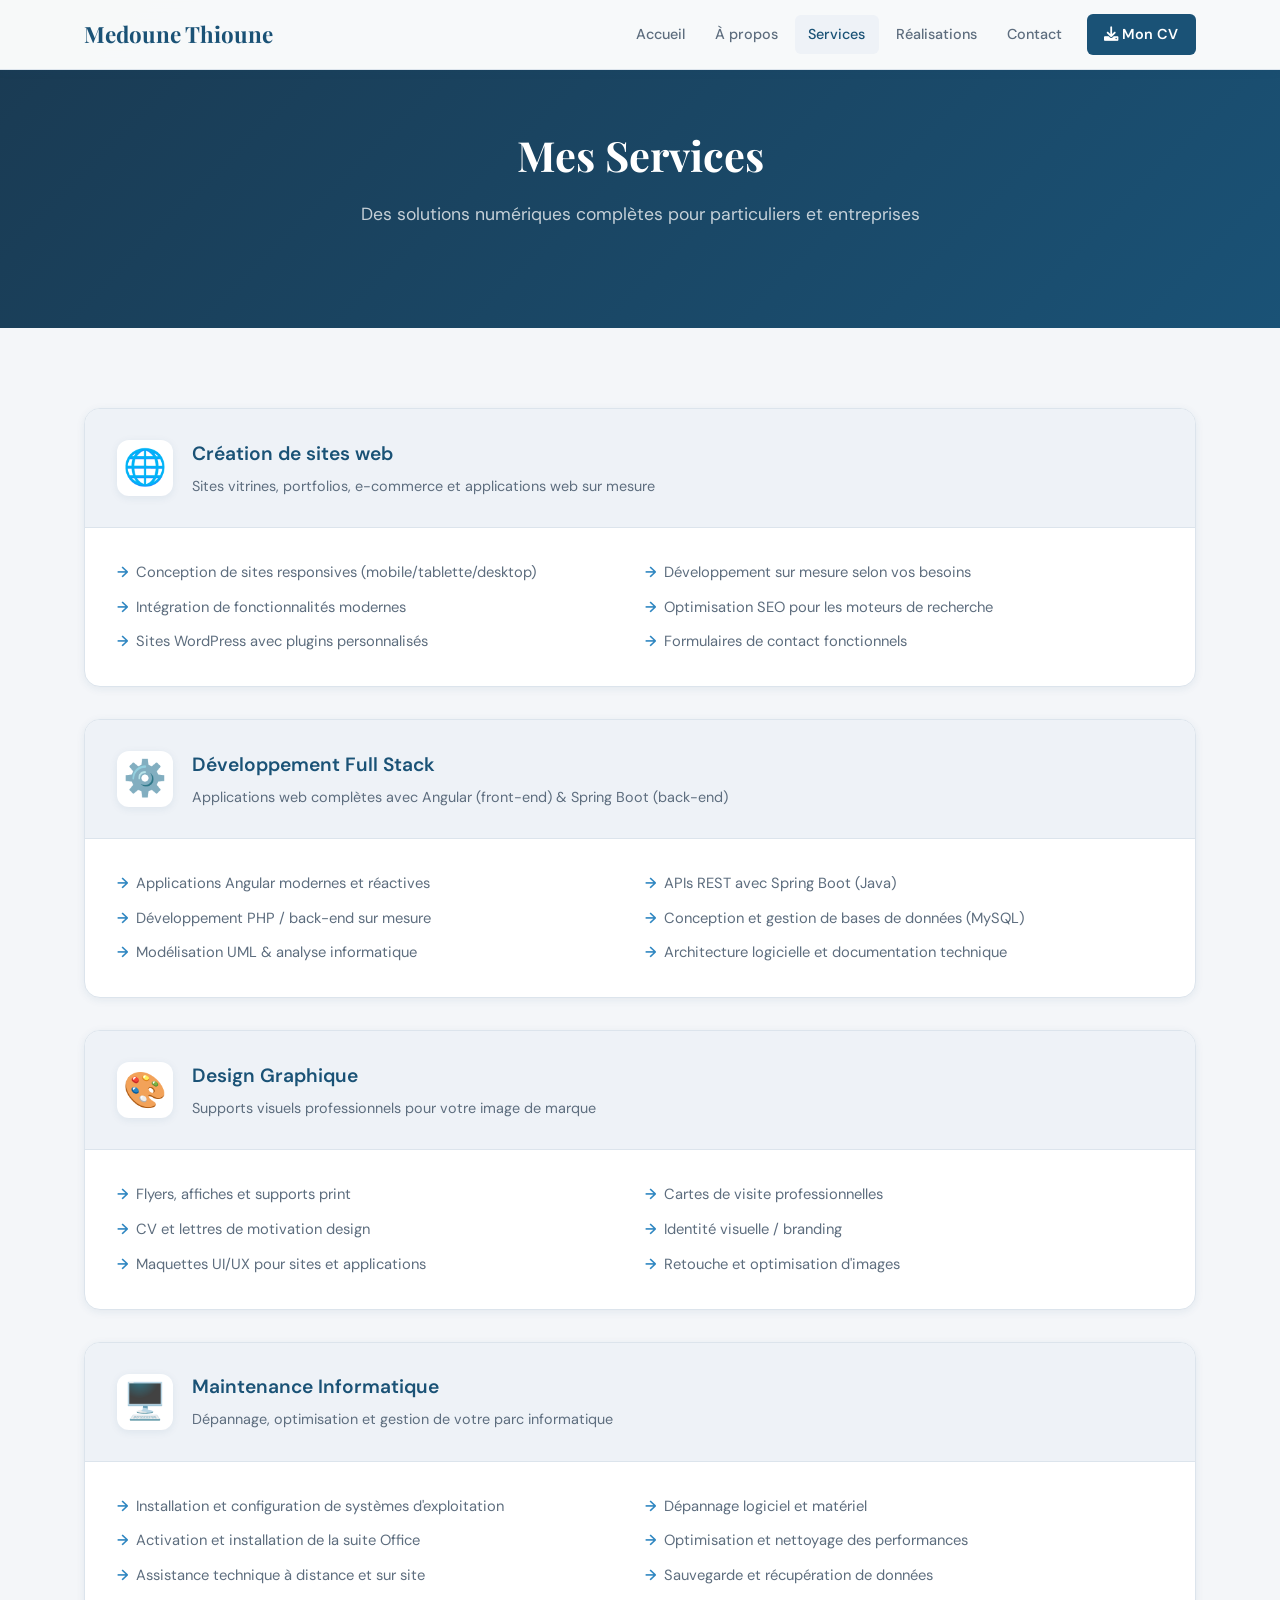
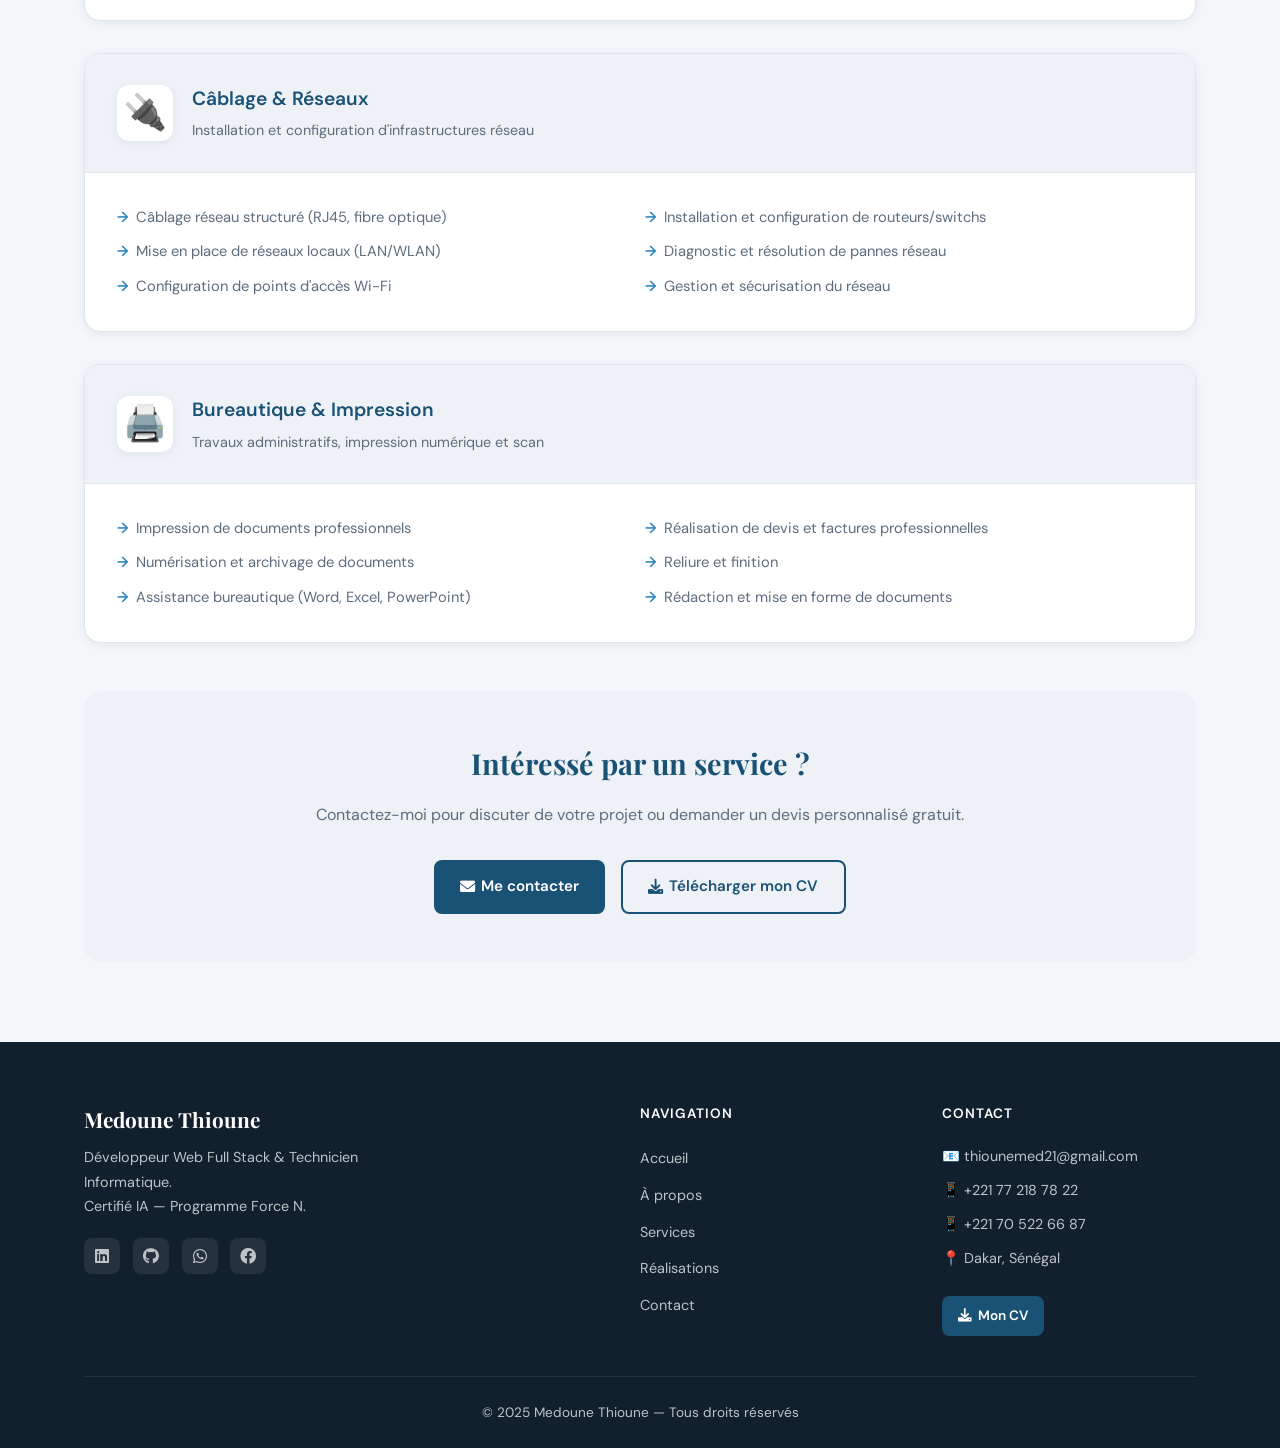
<file: services.html>
<!DOCTYPE html>
<html lang="fr">
<head>
  <meta charset="UTF-8">
  <meta name="viewport" content="width=device-width, initial-scale=1.0">
  <title>Services — Medoune Thioune</title>
  <link rel="stylesheet" href="css/style.css">
  <link href="https://cdnjs.cloudflare.com/ajax/libs/font-awesome/6.0.0/css/all.min.css" rel="stylesheet">
</head>
<body>
  <nav class="navbar">
    <div class="nav-container">
      <div class="nav-logo"><a href="index.html">Medoune Thioune</a></div>
      <div class="nav-menu" id="nav-menu">
        <a href="index.html" class="nav-link">Accueil</a>
        <a href="about.html" class="nav-link">À propos</a>
        <a href="services.html" class="nav-link active">Services</a>
        <a href="projects.html" class="nav-link">Réalisations</a>
        <a href="contact.html" class="nav-link">Contact</a>
        <a href="assets/pdf/cv-medoune-thioune.pdf" class="nav-link cta-button" download><i class="fas fa-download"></i> Mon CV</a>
      </div>
      <div class="hamburger" id="hamburger"><span></span><span></span><span></span></div>
    </div>
  </nav>

  <section class="page-hero">
    <div class="container">
      <h1 class="page-title">Mes Services</h1>
      <p class="page-subtitle">Des solutions numériques complètes pour particuliers et entreprises</p>
    </div>
  </section>

  <section class="services-page">
    <div class="container">
      <div class="services-detailed">

        <div class="service-detail">
          <div class="service-header">
            <div class="service-icon">🌐</div>
            <div>
              <h2>Création de sites web</h2>
              <p>Sites vitrines, portfolios, e-commerce et applications web sur mesure</p>
            </div>
          </div>
          <div class="service-body">
            <ul>
              <li>Conception de sites responsives (mobile/tablette/desktop)</li>
              <li>Développement sur mesure selon vos besoins</li>
              <li>Intégration de fonctionnalités modernes</li>
              <li>Optimisation SEO pour les moteurs de recherche</li>
              <li>Sites WordPress avec plugins personnalisés</li>
              <li>Formulaires de contact fonctionnels</li>
            </ul>
          </div>
        </div>

        <div class="service-detail">
          <div class="service-header">
            <div class="service-icon">⚙️</div>
            <div>
              <h2>Développement Full Stack</h2>
              <p>Applications web complètes avec Angular (front-end) & Spring Boot (back-end)</p>
            </div>
          </div>
          <div class="service-body">
            <ul>
              <li>Applications Angular modernes et réactives</li>
              <li>APIs REST avec Spring Boot (Java)</li>
              <li>Développement PHP / back-end sur mesure</li>
              <li>Conception et gestion de bases de données (MySQL)</li>
              <li>Modélisation UML & analyse informatique</li>
              <li>Architecture logicielle et documentation technique</li>
            </ul>
          </div>
        </div>

        <div class="service-detail">
          <div class="service-header">
            <div class="service-icon">🎨</div>
            <div>
              <h2>Design Graphique</h2>
              <p>Supports visuels professionnels pour votre image de marque</p>
            </div>
          </div>
          <div class="service-body">
            <ul>
              <li>Flyers, affiches et supports print</li>
              <li>Cartes de visite professionnelles</li>
              <li>CV et lettres de motivation design</li>
              <li>Identité visuelle / branding</li>
              <li>Maquettes UI/UX pour sites et applications</li>
              <li>Retouche et optimisation d'images</li>
            </ul>
          </div>
        </div>

        <div class="service-detail">
          <div class="service-header">
            <div class="service-icon">🖥️</div>
            <div>
              <h2>Maintenance Informatique</h2>
              <p>Dépannage, optimisation et gestion de votre parc informatique</p>
            </div>
          </div>
          <div class="service-body">
            <ul>
              <li>Installation et configuration de systèmes d'exploitation</li>
              <li>Dépannage logiciel et matériel</li>
              <li>Activation et installation de la suite Office</li>
              <li>Optimisation et nettoyage des performances</li>
              <li>Assistance technique à distance et sur site</li>
              <li>Sauvegarde et récupération de données</li>
            </ul>
          </div>
        </div>

        <div class="service-detail">
          <div class="service-header">
            <div class="service-icon">🔌</div>
            <div>
              <h2>Câblage & Réseaux</h2>
              <p>Installation et configuration d'infrastructures réseau</p>
            </div>
          </div>
          <div class="service-body">
            <ul>
              <li>Câblage réseau structuré (RJ45, fibre optique)</li>
              <li>Installation et configuration de routeurs/switchs</li>
              <li>Mise en place de réseaux locaux (LAN/WLAN)</li>
              <li>Diagnostic et résolution de pannes réseau</li>
              <li>Configuration de points d'accès Wi-Fi</li>
              <li>Gestion et sécurisation du réseau</li>
            </ul>
          </div>
        </div>

        <div class="service-detail">
          <div class="service-header">
            <div class="service-icon">🖨️</div>
            <div>
              <h2>Bureautique & Impression</h2>
              <p>Travaux administratifs, impression numérique et scan</p>
            </div>
          </div>
          <div class="service-body">
            <ul>
              <li>Impression de documents professionnels</li>
              <li>Réalisation de devis et factures professionnelles</li>
              <li>Numérisation et archivage de documents</li>
              <li>Reliure et finition</li>
              <li>Assistance bureautique (Word, Excel, PowerPoint)</li>
              <li>Rédaction et mise en forme de documents</li>
            </ul>
          </div>
        </div>

      </div>

      <div class="projects-cta" style="margin-top:3rem">
        <h2>Intéressé par un service ?</h2>
        <p>Contactez-moi pour discuter de votre projet ou demander un devis personnalisé gratuit.</p>
        <div class="cta-buttons" style="display:flex;gap:1rem;justify-content:center;flex-wrap:wrap">
          <a href="contact.html" class="btn btn-primary"><i class="fas fa-envelope"></i> Me contacter</a>
          <a href="assets/pdf/cv-medoune-thioune.pdf" class="btn btn-outline-dark" download><i class="fas fa-download"></i> Télécharger mon CV</a>
        </div>
      </div>
    </div>
  </section>

  <footer class="footer">
    <div class="container">
      <div class="footer-content">
        <div class="footer-info">
          <h3>Medoune Thioune</h3>
          <p>Développeur Web Full Stack & Technicien Informatique.<br>Certifié IA — Programme Force N.</p>
          <div class="social-links" style="margin-top:1.2rem">
            <a href="#" title="LinkedIn"><i class="fab fa-linkedin"></i></a>
            <a href="#" title="GitHub"><i class="fab fa-github"></i></a>
            <a href="https://wa.me/+221705226687" target="_blank" title="WhatsApp"><i class="fab fa-whatsapp"></i></a>
            <a href="https://www.facebook.com/Pa Medoune Thioune" target="_blank" title="Facebook"><i class="fab fa-facebook"></i></a>
          </div>
        </div>
        <div class="footer-links">
          <h4>Navigation</h4>
          <ul>
            <li><a href="index.html">Accueil</a></li>
            <li><a href="about.html">À propos</a></li>
            <li><a href="services.html">Services</a></li>
            <li><a href="projects.html">Réalisations</a></li>
            <li><a href="contact.html">Contact</a></li>
          </ul>
        </div>
        <div class="footer-contact">
          <h4>Contact</h4>
          <p>📧 thiounemed21@gmail.com</p>
          <p>📱 +221 77 218 78 22</p>
          <p>📱 +221 70 522 66 87</p>
          <p>📍 Dakar, Sénégal</p>
          <a href="assets/pdf/cv-medoune-thioune.pdf" class="btn btn-primary" style="margin-top:1rem;font-size:0.85rem;padding:0.5rem 1rem" download><i class="fas fa-download"></i> Mon CV</a>
        </div>
      </div>
      <div class="footer-bottom"><p>© 2025 Medoune Thioune — Tous droits réservés</p></div>
    </div>
  </footer>
  <script src="js/script.js"></script>
</body>
</html>
</file>
<file: css/style.css>
/* ============================
   IMPORTS & VARIABLES
   ============================ */
@import url('https://fonts.googleapis.com/css2?family=Playfair+Display:wght@600;700&family=DM+Sans:ital,opsz,wght@0,9..40,300;0,9..40,400;0,9..40,500;0,9..40,600;1,9..40,400&display=swap');

:root {
  --primary: #1a5276;
  --primary-light: #2e86c1;
  --accent: #e67e22;
  --accent-light: #f39c12;
  --bg: #f4f6f9;
  --bg-white: #ffffff;
  --bg-section: #eef2f7;
  --text: #1c2833;
  --text-muted: #5d6d7e;
  --border: #dce4ec;
  --shadow-sm: 0 2px 8px rgba(26,82,118,0.08);
  --shadow-md: 0 6px 24px rgba(26,82,118,0.12);
  --shadow-lg: 0 12px 40px rgba(26,82,118,0.16);
  --radius: 10px;
  --radius-lg: 16px;
  --font-heading: 'Playfair Display', serif;
  --font-body: 'DM Sans', sans-serif;
  --transition: 0.3s ease;
  --navbar-h: 70px;
}

*, *::before, *::after { margin: 0; padding: 0; box-sizing: border-box; }
html { scroll-behavior: smooth; }
body { font-family: var(--font-body); font-weight: 400; color: var(--text); background-color: var(--bg); line-height: 1.7; -webkit-font-smoothing: antialiased; }
img { display: block; max-width: 100%; }
a { text-decoration: none; color: inherit; }
ul { list-style: none; }

.container { max-width: 1160px; margin: 0 auto; padding: 0 24px; }
.text-center { text-align: center; }

/* ============================
   NAVBAR
   ============================ */
.navbar {
  position: fixed; top: 0; left: 0; right: 0;
  height: var(--navbar-h);
  background: rgba(255,255,255,0.97);
  backdrop-filter: blur(10px);
  border-bottom: 1px solid var(--border);
  z-index: 1000;
  box-shadow: var(--shadow-sm);
}
.nav-container {
  max-width: 1160px; margin: 0 auto; padding: 0 24px;
  height: 100%; display: flex; align-items: center; justify-content: space-between;
}
.nav-logo a { font-family: var(--font-heading); font-size: 1.4rem; font-weight: 700; color: var(--primary); }
.nav-menu { display: flex; align-items: center; gap: 0.2rem; }
.nav-link { padding: 0.45rem 0.85rem; border-radius: 6px; font-size: 0.9rem; font-weight: 500; color: var(--text-muted); transition: color var(--transition), background var(--transition); }
.nav-link:hover, .nav-link.active { color: var(--primary); background: var(--bg-section); }
.nav-link.cta-button { background: var(--primary); color: white !important; padding: 0.5rem 1.1rem; font-weight: 600; margin-left: 0.5rem; }
.nav-link.cta-button:hover { background: var(--primary-light); }
.hamburger { display: none; flex-direction: column; gap: 5px; cursor: pointer; padding: 5px; }
.hamburger span { width: 24px; height: 2px; background: var(--primary); border-radius: 2px; transition: var(--transition); display: block; }

/* ============================
   BUTTONS
   ============================ */
.btn { display: inline-flex; align-items: center; gap: 0.4rem; padding: 0.75rem 1.6rem; border-radius: 8px; font-family: var(--font-body); font-size: 0.95rem; font-weight: 600; cursor: pointer; border: none; transition: all var(--transition); white-space: nowrap; }
.btn-primary { background: var(--primary); color: white; }
.btn-primary:hover { background: var(--primary-light); transform: translateY(-2px); box-shadow: 0 6px 18px rgba(26,82,118,0.3); }
.btn-accent { background: var(--accent); color: white; }
.btn-accent:hover { background: var(--accent-light); transform: translateY(-2px); }
.btn-outline { background: transparent; color: white; border: 2px solid rgba(255,255,255,0.7); }
.btn-outline:hover { background: white; color: var(--primary); transform: translateY(-2px); }
.btn-outline-dark { background: transparent; color: var(--primary); border: 2px solid var(--primary); }
.btn-outline-dark:hover { background: var(--primary); color: white; transform: translateY(-2px); }

/* ============================
   SECTION HEADERS
   ============================ */
.section-header { text-align: center; margin-bottom: 3.5rem; }
.section-label { display: inline-block; font-size: 0.78rem; font-weight: 600; letter-spacing: 2px; text-transform: uppercase; color: var(--accent); background: #fdf0e0; padding: 0.3rem 1rem; border-radius: 20px; margin-bottom: 0.8rem; }
.section-title { font-family: var(--font-heading); font-size: 2.2rem; color: var(--primary); margin-bottom: 0.8rem; }
.section-subtitle { font-size: 1.05rem; color: var(--text-muted); max-width: 560px; margin: 0 auto; }
.page-title { font-family: var(--font-heading); font-size: 2.4rem; color: var(--primary); margin-bottom: 0.6rem; }
.page-subtitle { font-size: 1.1rem; color: var(--text-muted); margin-bottom: 3rem; }

/* ============================
   HERO
   ============================ */
.hero {
  padding: calc(var(--navbar-h) + 70px) 0 80px;
  background: linear-gradient(135deg, #1a3a52 0%, #1a5276 55%, #2e86c1 100%);
  color: white;
  position: relative;
  overflow: hidden;
}
.hero::before {
  content: '';
  position: absolute; inset: 0;
  background: url("data:image/svg+xml,%3Csvg width='60' height='60' viewBox='0 0 60 60' xmlns='http://www.w3.org/2000/svg'%3E%3Cg fill='none' fill-rule='evenodd'%3E%3Cg fill='%23ffffff' fill-opacity='0.03'%3E%3Cpath d='M36 34v-4h-2v4h-4v2h4v4h2v-4h4v-2h-4zm0-30V0h-2v4h-4v2h4v4h2V6h4V4h-4zM6 34v-4H4v4H0v2h4v4h2v-4h4v-2H6zM6 4V0H4v4H0v2h4v4h2V6h4V4H6z'/%3E%3C/g%3E%3C/g%3E%3C/svg%3E");
  pointer-events: none;
}
.hero-container { display: flex; align-items: center; justify-content: space-between; gap: 3rem; }
.hero-content { flex: 1.2; }
.hero-badge { display: inline-flex; align-items: center; gap: 0.4rem; background: rgba(255,255,255,0.12); border: 1px solid rgba(255,255,255,0.2); padding: 0.4rem 1rem; border-radius: 30px; font-size: 0.85rem; font-weight: 500; margin-bottom: 1.5rem; }
.hero-title { font-family: var(--font-heading); font-size: 3rem; line-height: 1.15; margin-bottom: 0.8rem; }
.hero-title span { color: #f4d03f; }
.hero-subtitle { font-size: 1.25rem; font-weight: 300; margin-bottom: 1rem; opacity: 0.9; }
.hero-description { font-size: 1rem; margin-bottom: 2rem; opacity: 0.8; max-width: 500px; line-height: 1.8; }
.hero-buttons { display: flex; gap: 1rem; flex-wrap: wrap; margin-bottom: 2rem; }
.hero-stats { display: flex; gap: 2rem; }
.stat { text-align: center; }
.stat-number { font-family: var(--font-heading); font-size: 1.8rem; font-weight: 700; color: #f4d03f; }
.stat-label { font-size: 0.8rem; opacity: 0.7; text-transform: uppercase; letter-spacing: 1px; }
.hero-image { flex: 1; display: flex; justify-content: center; align-items: center; }
.hero-image-wrapper { position: relative; width: 340px; height: 380px; }
.hero-image-wrapper::before {
  content: '';
  position: absolute;
  width: 300px; height: 330px;
  border: 3px solid rgba(244,208,63,0.4);
  border-radius: var(--radius-lg);
  top: 20px; left: 20px;
  z-index: 0;
}
.hero-image-wrapper img { width: 300px; height: 340px; object-fit: cover; border-radius: var(--radius-lg); position: relative; z-index: 1; box-shadow: var(--shadow-lg); }

/* ============================
   ABOUT PREVIEW (HOME)
   ============================ */
.about-preview { padding: 90px 0; background: var(--bg-white); }
.about-content { display: flex; gap: 4rem; align-items: flex-start; }
.about-text { flex: 1.2; }
.about-text p { margin-bottom: 1.2rem; font-size: 1.05rem; color: var(--text-muted); }
.about-text .lead { font-size: 1.15rem; color: var(--text); font-weight: 500; }
.skills-preview { flex: 1; display: flex; flex-direction: column; gap: 1rem; }
.skill-category { background: var(--bg-section); padding: 1.2rem 1.5rem; border-radius: var(--radius); border-left: 4px solid var(--primary-light); }
.skill-category h3 { font-size: 0.95rem; font-weight: 600; color: var(--primary); margin-bottom: 0.3rem; }
.skill-category p { font-size: 0.9rem; color: var(--text-muted); }

/* ============================
   SERVICES PREVIEW
   ============================ */
.services-preview { padding: 90px 0; background: var(--bg); }
.services-grid { display: grid; grid-template-columns: repeat(auto-fit, minmax(250px, 1fr)); gap: 1.5rem; margin-bottom: 3rem; }
.service-card { background: var(--bg-white); padding: 2rem; border-radius: var(--radius-lg); box-shadow: var(--shadow-sm); text-align: center; transition: all var(--transition); border: 1px solid var(--border); }
.service-card:hover { transform: translateY(-6px); box-shadow: var(--shadow-md); border-color: var(--primary-light); }
.service-icon-wrap { width: 64px; height: 64px; border-radius: 14px; display: flex; align-items: center; justify-content: center; font-size: 1.8rem; margin: 0 auto 1.2rem; background: var(--bg-section); }
.service-card h3 { font-size: 1rem; font-weight: 600; color: var(--primary); margin-bottom: 0.6rem; }
.service-card p { font-size: 0.9rem; color: var(--text-muted); }

/* ============================
   PROJECTS PREVIEW
   ============================ */
.projects-preview { padding: 90px 0; background: var(--bg-white); }
.projects-grid { display: grid; grid-template-columns: repeat(auto-fit, minmax(300px, 1fr)); gap: 1.8rem; margin-bottom: 3rem; }
.project-card { background: var(--bg); border-radius: var(--radius-lg); overflow: hidden; transition: all var(--transition); box-shadow: var(--shadow-sm); border: 1px solid var(--border); }
.project-card:hover { transform: translateY(-6px); box-shadow: var(--shadow-md); }
.project-card .project-image { height: 200px; overflow: hidden; }
.project-card .project-image img { width: 100%; height: 100%; object-fit: cover; transition: transform 0.5s; }
.project-card:hover .project-image img { transform: scale(1.06); }
.project-info { padding: 1.4rem; }
.project-info h3 { font-size: 1rem; font-weight: 600; color: var(--primary); margin-bottom: 0.4rem; }
.project-info p { font-size: 0.9rem; color: var(--text-muted); }

/* ============================
   TESTIMONIALS
   ============================ */
.testimonials { padding: 90px 0; background: var(--bg); }
.testimonials-grid { display: grid; grid-template-columns: repeat(auto-fit, minmax(280px, 1fr)); gap: 1.5rem; }
.testimonial { background: var(--bg-white); padding: 2rem; border-radius: var(--radius-lg); box-shadow: var(--shadow-sm); border: 1px solid var(--border); position: relative; }
.testimonial::before { content: '"'; position: absolute; top: 1rem; right: 1.5rem; font-family: var(--font-heading); font-size: 4rem; color: var(--bg-section); line-height: 1; }
.testimonial-text { font-style: italic; margin-bottom: 1rem; color: var(--text-muted); line-height: 1.8; }
.testimonial-author { font-weight: 600; color: var(--primary); font-size: 0.9rem; }

/* ============================
   CTA SECTION
   ============================ */
.cta-section { padding: 90px 0; background: linear-gradient(135deg, #1a3a52 0%, #1a5276 100%); color: white; text-align: center; }
.cta-section h2 { font-family: var(--font-heading); font-size: 2.2rem; margin-bottom: 1rem; }
.cta-section p { font-size: 1.1rem; opacity: 0.85; margin-bottom: 2rem; }
.cta-buttons { display: flex; gap: 1rem; justify-content: center; flex-wrap: wrap; }

/* ============================
   FOOTER
   ============================ */
.footer { background: #12202e; color: #bdc3c7; padding: 60px 0 24px; }
.footer-content { display: grid; grid-template-columns: 2fr 1fr 1fr; gap: 3rem; margin-bottom: 2.5rem; }
.footer-info h3 { font-family: var(--font-heading); font-size: 1.3rem; color: white; margin-bottom: 0.5rem; }
.footer-info p { font-size: 0.9rem; line-height: 1.7; max-width: 300px; }
.footer-links h4, .footer-contact h4 { font-size: 0.85rem; font-weight: 600; color: white; text-transform: uppercase; letter-spacing: 1px; margin-bottom: 1.2rem; }
.footer-links li { margin-bottom: 0.6rem; }
.footer-links a { font-size: 0.9rem; color: #bdc3c7; transition: color var(--transition); }
.footer-links a:hover { color: white; }
.footer-contact p { font-size: 0.9rem; margin-bottom: 0.6rem; }
.social-links { display: flex; gap: 0.8rem; margin-top: 0.8rem; }
.social-links a { width: 36px; height: 36px; border-radius: 8px; background: rgba(255,255,255,0.08); display: flex; align-items: center; justify-content: center; color: #bdc3c7; font-size: 1rem; transition: all var(--transition); }
.social-links a:hover { background: var(--primary-light); color: white; }
.footer-bottom { border-top: 1px solid rgba(255,255,255,0.08); padding-top: 1.5rem; text-align: center; font-size: 0.85rem; }

/* ============================
   ABOUT PAGE
   ============================ */
.page-hero { padding: calc(var(--navbar-h) + 50px) 0 50px; background: linear-gradient(135deg, #1a3a52 0%, #1a5276 100%); color: white; text-align: center; }
.page-hero .page-title { font-family: var(--font-heading); font-size: 2.6rem; color: white; }
.page-hero .page-subtitle { color: rgba(255,255,255,0.75); margin-top: 0.5rem; }

.about-page { padding: 80px 0; }
.about-page .about-content { display: grid; grid-template-columns: 2fr 1fr; gap: 4rem; align-items: flex-start; }
.about-page .about-image img { width: 100%; border-radius: var(--radius-lg); box-shadow: var(--shadow-lg); }
.intro-text { font-size: 1.15rem; font-weight: 500; color: var(--text); margin-bottom: 1.5rem; }
.about-page p { color: var(--text-muted); margin-bottom: 1rem; }
.skills-section { padding: 80px 0; background: var(--bg-white); }
.skills-grid { display: grid; grid-template-columns: repeat(auto-fit, minmax(280px, 1fr)); gap: 1.5rem; }
.skill-item { background: var(--bg); padding: 1.5rem; border-radius: var(--radius); border-left: 4px solid var(--primary); }
.skill-item h3 { font-size: 0.95rem; font-weight: 600; color: var(--primary); margin-bottom: 0.5rem; }
.skill-item p { font-size: 0.9rem; color: var(--text-muted); }
.tech-tags-section { padding: 70px 0; background: var(--bg); }
.tech-tags { display: flex; flex-wrap: wrap; gap: 0.8rem; justify-content: center; }
.tech-tag-big { display: inline-flex; align-items: center; gap: 0.5rem; background: var(--bg-white); border: 1px solid var(--border); padding: 0.6rem 1.2rem; border-radius: 30px; font-size: 0.9rem; font-weight: 500; color: var(--primary); box-shadow: var(--shadow-sm); transition: all var(--transition); }
.tech-tag-big:hover { background: var(--primary); color: white; border-color: var(--primary); transform: translateY(-2px); }
.cert-section { padding: 70px 0; background: var(--bg-white); }
.cert-card { display: flex; align-items: flex-start; gap: 1.5rem; background: var(--bg-section); padding: 2rem; border-radius: var(--radius-lg); border-left: 5px solid var(--accent); max-width: 700px; margin: 0 auto; }
.cert-icon { font-size: 2.5rem; flex-shrink: 0; }
.cert-info h3 { font-size: 1.1rem; font-weight: 600; color: var(--primary); margin-bottom: 0.4rem; }
.cert-info p { font-size: 0.95rem; color: var(--text-muted); }
.cert-badge { display: inline-block; background: var(--accent); color: white; padding: 0.25rem 0.8rem; border-radius: 20px; font-size: 0.8rem; font-weight: 600; margin-top: 0.6rem; }

/* ============================
   SERVICES PAGE
   ============================ */
.services-page { padding: 80px 0; }
.services-detailed { display: grid; grid-template-columns: 1fr; gap: 2rem; }
.service-detail { background: var(--bg-white); border-radius: var(--radius-lg); box-shadow: var(--shadow-sm); overflow: hidden; border: 1px solid var(--border); transition: box-shadow var(--transition); }
.service-detail:hover { box-shadow: var(--shadow-md); }
.service-header { display: flex; align-items: center; gap: 1.2rem; padding: 1.8rem 2rem; background: var(--bg-section); border-bottom: 1px solid var(--border); }
.service-header .service-icon { font-size: 2.2rem; width: 56px; height: 56px; background: white; border-radius: 12px; display: flex; align-items: center; justify-content: center; box-shadow: var(--shadow-sm); flex-shrink: 0; }
.service-header h2 { font-size: 1.2rem; font-weight: 600; color: var(--primary); }
.service-header p { font-size: 0.9rem; color: var(--text-muted); margin-top: 0.2rem; }
.service-body { padding: 2rem; }
.service-body ul { display: grid; grid-template-columns: 1fr 1fr; gap: 0.6rem; }
.service-body li { display: flex; align-items: center; gap: 0.5rem; font-size: 0.92rem; color: var(--text-muted); }
.service-body li::before { content: '→'; color: var(--primary-light); font-weight: 600; flex-shrink: 0; }

/* ============================
   PROJECTS PAGE
   ============================ */
.projects-page { padding: 80px 0; }
.projects-detailed { display: grid; grid-template-columns: 1fr; gap: 2.5rem; }
.project-detail { display: grid; grid-template-columns: 350px 1fr; background: var(--bg-white); border-radius: var(--radius-lg); overflow: hidden; box-shadow: var(--shadow-sm); border: 1px solid var(--border); transition: box-shadow var(--transition); }
.project-detail:hover { box-shadow: var(--shadow-md); }
.project-detail .project-image { overflow: hidden; }
.project-detail .project-image img { width: 100%; height: 100%; object-fit: cover; transition: transform 0.5s; }
.project-detail:hover .project-image img { transform: scale(1.04); }
.project-detail .project-info { padding: 2.5rem; }
.project-detail h2 { font-family: var(--font-heading); font-size: 1.4rem; color: var(--primary); margin-bottom: 0.8rem; }
.project-detail p { font-size: 0.95rem; color: var(--text-muted); margin-bottom: 1rem; }
.project-detail ul { padding-left: 0; margin: 1rem 0; }
.project-detail li { display: flex; align-items: flex-start; gap: 0.5rem; font-size: 0.9rem; color: var(--text-muted); margin-bottom: 0.4rem; }
.project-detail li::before { content: '✓'; color: var(--primary-light); font-weight: 700; flex-shrink: 0; }
.project-tech { display: flex; flex-wrap: wrap; gap: 0.5rem; margin-top: 1.2rem; }
.tech-tag { display: inline-block; background: #e8f4fc; color: var(--primary); padding: 0.3rem 0.8rem; border-radius: 20px; font-size: 0.82rem; font-weight: 500; }
.projects-cta { text-align: center; padding: 3rem; background: var(--bg-section); border-radius: var(--radius-lg); margin-top: 2rem; }
.projects-cta h2 { font-family: var(--font-heading); font-size: 1.8rem; color: var(--primary); margin-bottom: 0.8rem; }
.projects-cta p { color: var(--text-muted); margin-bottom: 2rem; }

/* ============================
   CONTACT PAGE
   ============================ */
.contact-page { padding: 80px 0; }
.contact-grid { display: grid; grid-template-columns: 1fr 2fr; gap: 3rem; }
.contact-info h2 { font-family: var(--font-heading); font-size: 1.5rem; color: var(--primary); margin-bottom: 1.8rem; }
.contact-item { display: flex; align-items: flex-start; gap: 1rem; margin-bottom: 1.8rem; }
.contact-icon-wrap { width: 44px; height: 44px; border-radius: 10px; background: var(--bg-section); display: flex; align-items: center; justify-content: center; font-size: 1.3rem; flex-shrink: 0; }
.contact-item h3 { font-size: 0.9rem; font-weight: 600; color: var(--primary); margin-bottom: 0.2rem; }
.contact-item p { font-size: 0.9rem; color: var(--text-muted); }
.contact-social { display: flex; gap: 0.6rem; margin-top: 0.4rem; }
.contact-social a { width: 36px; height: 36px; border-radius: 8px; background: var(--bg-section); display: flex; align-items: center; justify-content: center; color: var(--primary); font-size: 1rem; transition: all var(--transition); }
.contact-social a:hover { background: var(--primary); color: white; }
.cv-box { background: var(--bg-section); padding: 1.5rem; border-radius: var(--radius); margin-top: 2rem; }
.cv-box h3 { font-size: 1rem; font-weight: 600; color: var(--primary); margin-bottom: 0.4rem; }
.cv-box p { font-size: 0.88rem; color: var(--text-muted); margin-bottom: 1rem; }
.contact-form-wrap h2 { font-family: var(--font-heading); font-size: 1.5rem; color: var(--primary); margin-bottom: 1.8rem; }
.contact-form { background: var(--bg-white); padding: 2.5rem; border-radius: var(--radius-lg); box-shadow: var(--shadow-sm); border: 1px solid var(--border); }
.form-row { display: grid; grid-template-columns: 1fr 1fr; gap: 1.2rem; }
.form-group { margin-bottom: 1.4rem; }
.form-group label { display: block; font-size: 0.88rem; font-weight: 600; color: var(--primary); margin-bottom: 0.4rem; }
.form-group input, .form-group select, .form-group textarea { width: 100%; padding: 0.75rem 1rem; border: 1.5px solid var(--border); border-radius: 8px; font-family: var(--font-body); font-size: 0.95rem; color: var(--text); background: var(--bg); transition: border-color var(--transition), box-shadow var(--transition); }
.form-group input:focus, .form-group select:focus, .form-group textarea:focus { outline: none; border-color: var(--primary-light); box-shadow: 0 0 0 3px rgba(46,134,193,0.12); background: white; }
.form-group textarea { resize: vertical; min-height: 130px; }

/* ============================
   ANIMATIONS
   ============================ */
@keyframes fadeInUp { from { opacity: 0; transform: translateY(28px); } to { opacity: 1; transform: translateY(0); } }
.fade-in { animation: fadeInUp 0.7s ease forwards; }
.fade-in:nth-child(1) { animation-delay: 0.1s; }
.fade-in:nth-child(2) { animation-delay: 0.25s; }
.fade-in:nth-child(3) { animation-delay: 0.4s; }
.fade-in:nth-child(4) { animation-delay: 0.55s; }
.fade-in:nth-child(5) { animation-delay: 0.7s; }

/* ============================
   RESPONSIVE
   ============================ */
@media (max-width: 900px) {
  .nav-menu { display: none; position: fixed; top: var(--navbar-h); left: 0; right: 0; background: white; flex-direction: column; padding: 1.5rem; gap: 0.4rem; border-bottom: 1px solid var(--border); box-shadow: var(--shadow-md); }
  .nav-menu.open { display: flex; }
  .nav-link.cta-button { margin-left: 0; text-align: center; }
  .hamburger { display: flex; }
  .hero-container { flex-direction: column-reverse; text-align: center; }
  .hero-buttons { justify-content: center; }
  .hero-stats { justify-content: center; }
  .hero-image-wrapper { width: 260px; height: 290px; }
  .hero-image-wrapper img { width: 240px; height: 270px; }
  .about-content { flex-direction: column; }
  .about-page .about-content { grid-template-columns: 1fr; }
  .contact-grid { grid-template-columns: 1fr; }
  .project-detail { grid-template-columns: 1fr; }
  .project-detail .project-image { height: 220px; }
  .footer-content { grid-template-columns: 1fr; gap: 2rem; }
  .form-row { grid-template-columns: 1fr; }
  .service-body ul { grid-template-columns: 1fr; }
}

@media (max-width: 600px) {
  .hero-title { font-size: 2.1rem; }
  .section-title { font-size: 1.8rem; }
  .page-title { font-size: 2rem; }
  .services-grid { grid-template-columns: 1fr; }
  .projects-grid { grid-template-columns: 1fr; }
  .hero-stats { gap: 1.2rem; }
}
</file>
